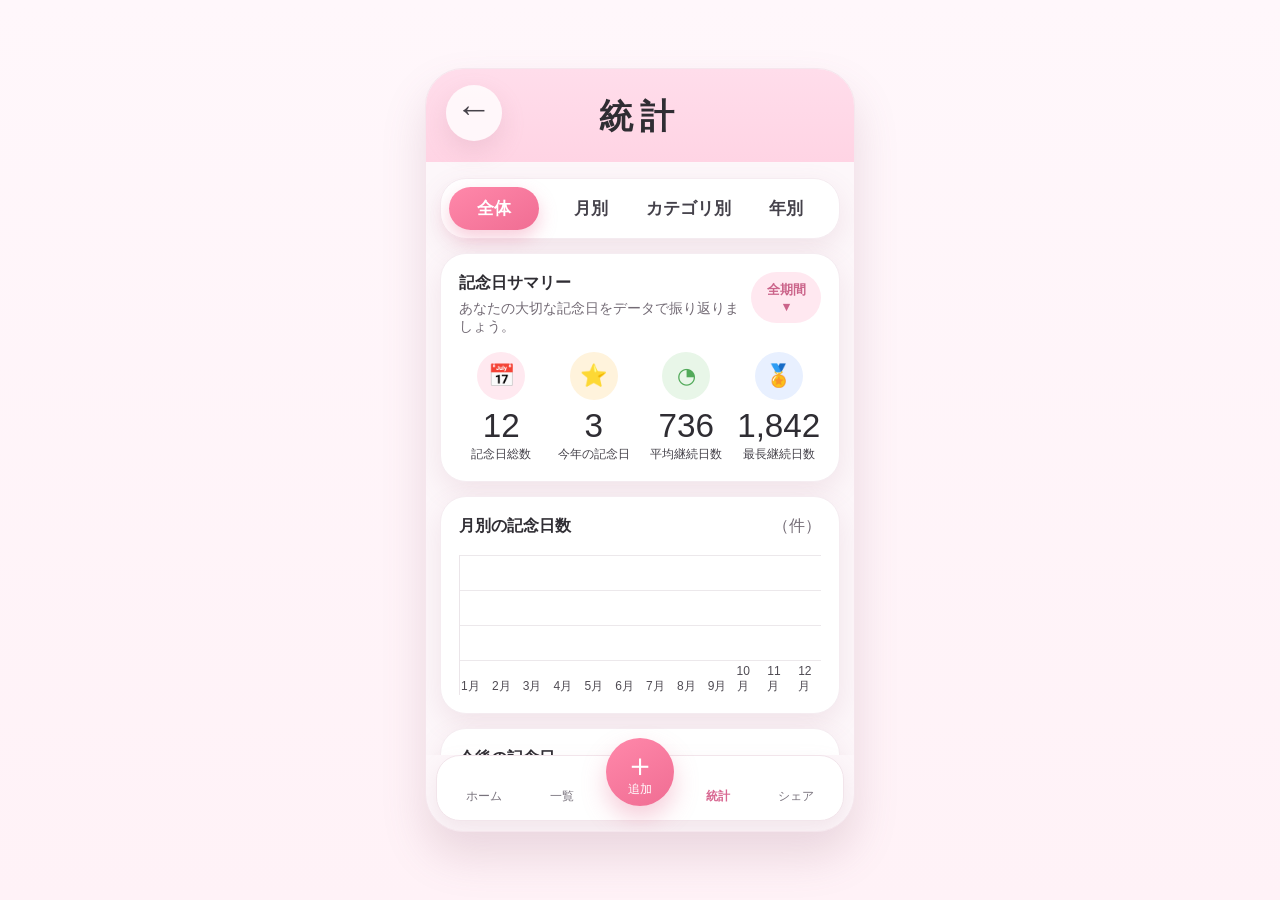
<file: index.html>
<!DOCTYPE html>
<html lang="ja">
  <head>
    <meta charset="UTF-8" />
    <meta name="viewport" content="width=device-width, initial-scale=1.0" />
    <title>記念日カウント | 統計</title>
    <link rel="stylesheet" href="style.css" />
  </head>
  <body>
    <div class="phone-frame">
      <header class="top-header">
        <button class="back-btn" aria-label="戻る">←</button>
        <h1>統計</h1>
      </header>

      <main class="content">
        <section class="tabs card-shell">
          <button class="tab active">全体</button>
          <button class="tab">月別</button>
          <button class="tab">カテゴリ別</button>
          <button class="tab">年別</button>
        </section>

        <section class="card summary-card">
          <div class="card-head-row">
            <div>
              <h2>記念日サマリー</h2>
              <p>あなたの大切な記念日をデータで振り返りましょう。</p>
            </div>
            <button class="filter-btn">全期間 ▾</button>
          </div>

          <div class="stats-grid">
            <article class="stat">
              <div class="stat-icon pink">📅</div>
              <strong>12</strong>
              <span>記念日総数</span>
            </article>
            <article class="stat">
              <div class="stat-icon gold">⭐</div>
              <strong>3</strong>
              <span>今年の記念日</span>
            </article>
            <article class="stat">
              <div class="stat-icon green">◔</div>
              <strong>736</strong>
              <span>平均継続日数</span>
            </article>
            <article class="stat">
              <div class="stat-icon blue">🏅</div>
              <strong>1,842</strong>
              <span>最長継続日数</span>
            </article>
          </div>
        </section>

        <section class="card graph-card">
          <div class="section-head">
            <h2>月別の記念日数</h2>
            <span>（件）</span>
          </div>
          <div class="bar-chart" aria-label="1月から12月の月別棒グラフ">
            <div class="grid-lines"></div>
            <div class="bars">
              <div class="bar" style="--h:34%"><span>1月</span></div>
              <div class="bar" style="--h:0%"><span>2月</span></div>
              <div class="bar" style="--h:66%"><span>3月</span></div>
              <div class="bar" style="--h:34%"><span>4月</span></div>
              <div class="bar" style="--h:0%"><span>5月</span></div>
              <div class="bar" style="--h:34%"><span>6月</span></div>
              <div class="bar" style="--h:0%"><span>7月</span></div>
              <div class="bar" style="--h:66%"><span>8月</span></div>
              <div class="bar" style="--h:34%"><span>9月</span></div>
              <div class="bar" style="--h:34%"><span>10月</span></div>
              <div class="bar" style="--h:66%"><span>11月</span></div>
              <div class="bar" style="--h:34%"><span>12月</span></div>
            </div>
          </div>
        </section>

        <section class="card upcoming-card">
          <h2>今後の記念日</h2>
          <div class="upcoming-list">
            <article class="upcoming-item">
              <div class="item-icon yellow">💍</div>
              <div class="item-body">
                <p class="date">2026.06.15（月）</p>
                <p class="title">プロポーズ記念日</p>
              </div>
              <p class="countdown orange">あと 46 日</p>
              <span class="chevron">›</span>
            </article>
            <article class="upcoming-item">
              <div class="item-icon purple">🧳</div>
              <div class="item-body">
                <p class="date">2026.07.20（月）</p>
                <p class="title">旅行の記念日</p>
              </div>
              <p class="countdown violet">あと 81 日</p>
              <span class="chevron">›</span>
            </article>
            <article class="upcoming-item">
              <div class="item-icon pink">💞</div>
              <div class="item-body">
                <p class="date">2026.09.02（水）</p>
                <p class="title">付き合って2年記念日</p>
              </div>
              <p class="countdown rose">あと 125 日</p>
              <span class="chevron">›</span>
            </article>
          </div>
          <a href="#" class="more-link">もっと見る</a>
        </section>
      </main>

      <nav class="bottom-nav">
        <button>ホーム</button>
        <button>一覧</button>
        <button class="center-add">＋<span>追加</span></button>
        <button class="active">統計</button>
        <button>シェア</button>
      </nav>
    </div>
  </body>
</html>
</file>
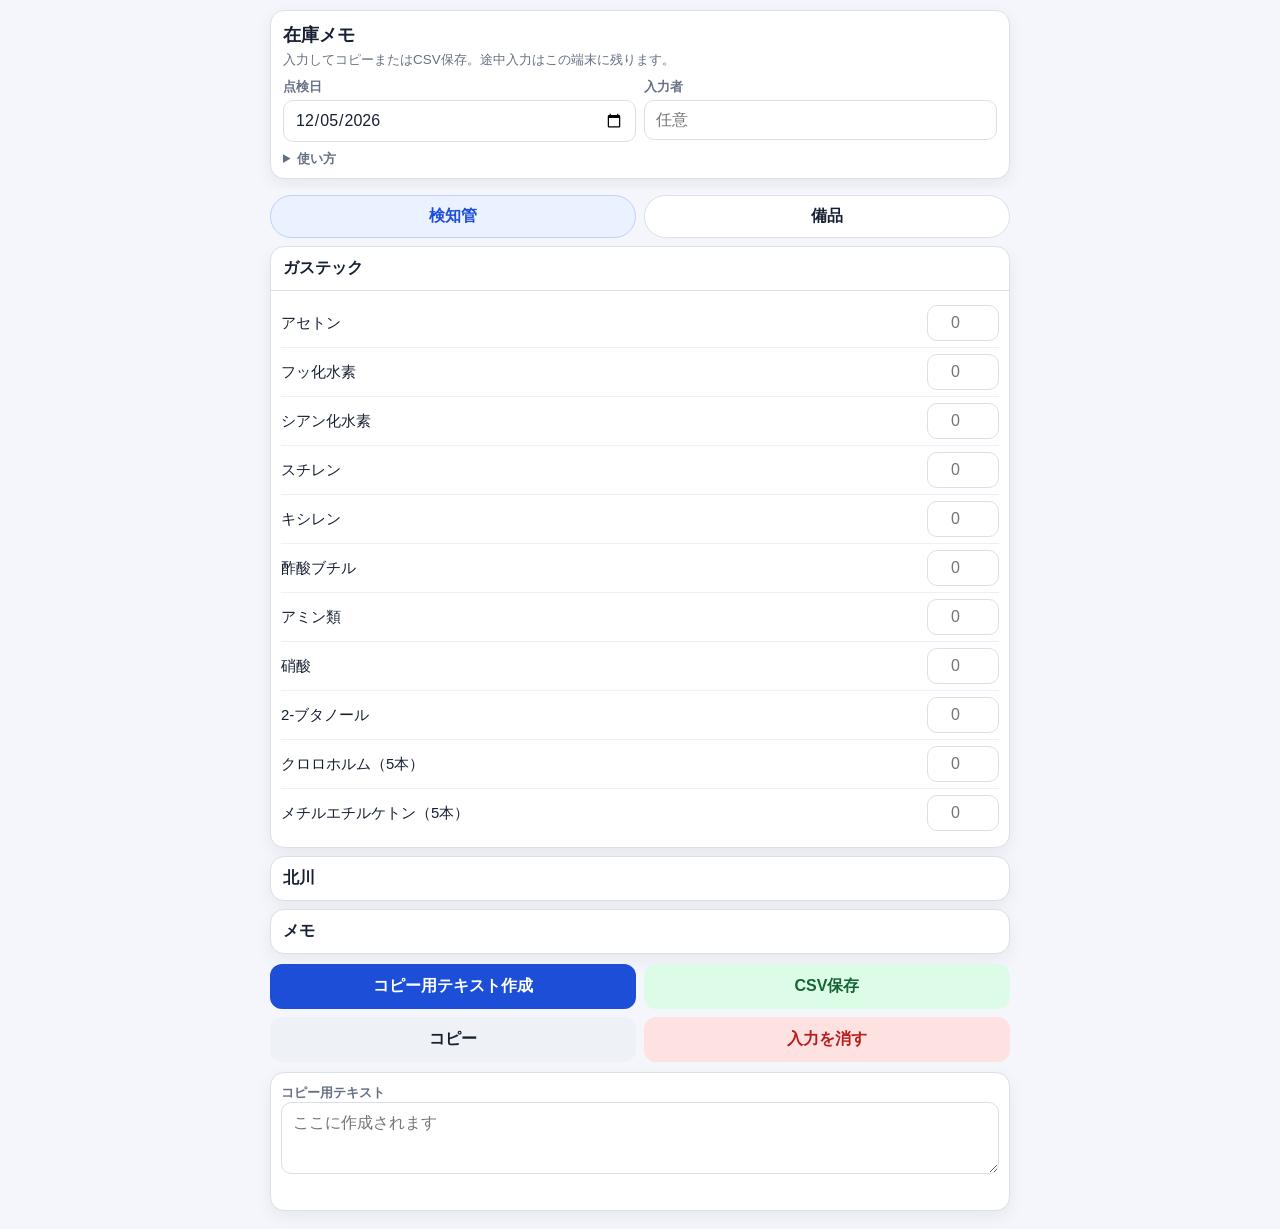
<file: inventory-memo-compact-v2.html>
<!doctype html>
<html lang="ja">
<head>
  <meta charset="utf-8">
  <meta name="viewport" content="width=device-width, initial-scale=1, viewport-fit=cover">
  <title>在庫メモ</title>
  <meta name="robots" content="noindex,nofollow">
  <style>
    :root {
      --bg:#f4f6fb; --card:#fff; --line:#d9e0ea; --text:#172033; --muted:#667085;
      --accent:#1d4ed8; --accent-soft:#eaf1ff; --ok:#166534; --danger:#b91c1c;
      --radius:14px; --shadow:0 6px 18px rgba(15,23,42,.06);
    }
    *{box-sizing:border-box}
    body{margin:0;background:var(--bg);color:var(--text);font-family:-apple-system,BlinkMacSystemFont,"Segoe UI",Roboto,"Hiragino Sans","Yu Gothic",sans-serif}
    .wrap{max-width:760px;margin:0 auto;padding:10px}
    .card{background:var(--card);border:1px solid var(--line);border-radius:var(--radius);box-shadow:var(--shadow)}
    .top{padding:12px 12px 10px;margin-bottom:10px}
    h1{margin:0 0 4px;font-size:1.12rem}
    .sub{font-size:.84rem;color:var(--muted);margin:0}
    .meta{display:grid;grid-template-columns:1fr 1fr;gap:8px;margin-top:10px}
    .field{display:flex;flex-direction:column;gap:4px}
    .field label,.result label{font-size:.8rem;font-weight:700;color:var(--muted)}
    input,textarea,button{font:inherit}
    input,textarea{width:100%;border:1px solid var(--line);border-radius:10px;padding:10px 11px;background:#fff;color:var(--text)}
    textarea{min-height:72px;resize:vertical}
    .tabs{display:flex;gap:8px;position:sticky;top:0;padding:6px 0 8px;background:linear-gradient(var(--bg),var(--bg));z-index:10}
    .tab{flex:1;border:1px solid var(--line);background:#fff;border-radius:999px;padding:10px 12px;font-weight:700;color:var(--text)}
    .tab.active{background:var(--accent-soft);border-color:#bdd0ff;color:var(--accent)}
    .section{display:none}
    .section.active{display:block}
    details.group{margin-bottom:8px}
    details.group summary{list-style:none;cursor:pointer;padding:11px 12px;font-weight:700;border-radius:12px}
    details.group[open] summary{border-bottom:1px solid var(--line);border-bottom-left-radius:0;border-bottom-right-radius:0}
    details.group summary::-webkit-details-marker{display:none}
    .rows{padding:8px 10px 10px}
    .row{display:grid;grid-template-columns:minmax(0,1fr) 72px;gap:8px;align-items:center;padding:6px 0;border-bottom:1px solid #edf1f6}
    .row:last-child{border-bottom:0}
    .name{font-size:.93rem;line-height:1.25}
    .qty{padding:8px 8px;text-align:center}
    .memo-wrap{padding:8px 10px 10px;display:grid;gap:8px}
    .actions{display:grid;grid-template-columns:1fr 1fr;gap:8px;margin:10px 0}
    button{border:0;border-radius:12px;padding:12px 10px;font-weight:700}
    .primary{background:var(--accent);color:#fff}
    .success{background:#dcfce7;color:var(--ok)}
    .plain{background:#eef2f7;color:var(--text)}
    .danger{background:#fee2e2;color:var(--danger)}
    .result{padding:10px;margin-bottom:8px}
    .status{font-size:.82rem;color:var(--muted);margin-top:6px;min-height:1.2em}
    .help{margin-top:8px}
    .help summary{font-size:.84rem;color:var(--muted);font-weight:700}
    @media (max-width:420px){
      .meta{grid-template-columns:1fr}
      .actions{grid-template-columns:1fr 1fr}
      .row{grid-template-columns:minmax(0,1fr) 68px}
      .wrap{padding:8px}
    }
  </style>
</head>
<body>
  <div class="wrap">
    <div class="card top">
      <h1>在庫メモ</h1>
      <p class="sub">入力してコピーまたはCSV保存。途中入力はこの端末に残ります。</p>
      <div class="meta">
        <div class="field">
          <label for="checkDate">点検日</label>
          <input id="checkDate" type="date">
        </div>
        <div class="field">
          <label for="inspector">入力者</label>
          <input id="inspector" type="text" placeholder="任意">
        </div>
      </div>
      <details class="help">
        <summary>使い方</summary>
        <div class="sub">数量入力 → コピー用テキスト作成 or CSV保存 → Excel入力</div>
      </details>
    </div>

    <div class="tabs">
      <button class="tab active" data-tab="tube" type="button">検知管</button>
      <button class="tab" data-tab="supplies" type="button">備品</button>
    </div>

    <section class="section active" id="tube"></section>
    <section class="section" id="supplies"></section>

    <div class="actions">
      <button type="button" class="primary" id="buildSummary">コピー用テキスト作成</button>
      <button type="button" class="success" id="downloadCsv">CSV保存</button>
      <button type="button" class="plain" id="copySummary">コピー</button>
      <button type="button" class="danger" id="resetForm">入力を消す</button>
    </div>

    <div class="card result">
      <label for="summary">コピー用テキスト</label>
      <textarea id="summary" placeholder="ここに作成されます"></textarea>
      <div class="status" id="status"></div>
    </div>
  </div>

  <script>
    const STORAGE_KEY = 'inventory-memo-compact-v2';
    const defs = {
      tube: [
        {title:'ガステック', open:true, items:['アセトン','フッ化水素','シアン化水素','スチレン','キシレン','酢酸ブチル','アミン類','硝酸','2-ブタノール','クロロホルム（5本）','メチルエチルケトン（5本）']},
        {title:'北川', items:['イソプロピルアルコール','エチレンオキシド（5本）','トルエン','酢酸エチル','硫化水素','N,N-ジメチルホルムアミド','ベンゼン（5本）','ホルマリン（20本）']},
        {title:'メモ', textareas:['補充が必要なもの','廃棄したもの','期限が近いもの・気づいたこと']}
      ],
      supplies: [
        {title:'準備室', open:true, items:['発煙管','カーボンビーズ（活性炭）','シリカゲルチューブ','アルカリ乾電池 単3','アルカリ乾電池 単1','ガラス繊維ろ紙 GA-55（金属 大）','ワットマン定量ろ紙 No.41 φ55（Be用）','ユニパック マークA（Be用）','捕集板用グリス','ヒドラジンカートリッジ','石綿用吸収缶']},
        {title:'検査室', items:['メンブランフィルター AAWP04700 φ25mm（Mn）','メンブランフィルター AAWP-02500 φ47mm（Co・Ni・Pb）','アドバンテック 定量ろ紙 No.6']},
        {title:'メモ', textareas:['準備室メモ','検査室メモ','事務所メモ','倉庫メモ','補充が必要なもの']}
      ]
    };
    const state = (()=>{try{return JSON.parse(localStorage.getItem(STORAGE_KEY)||'{}')}catch{return {}}})();
    const id = (t)=>t.replace(/[^\w\u3040-\u30ff\u3400-\u9fff]+/g,'_');
    const setStatus = (m)=>document.getElementById('status').textContent=m;
    const save=()=>{localStorage.setItem(STORAGE_KEY,JSON.stringify(state));setStatus('この端末に保存しました。');};

    function itemRow(section, group, name){
      const key=`${section}__${group}__${name}`;
      return `<div class="row"><div class="name">${name}</div><input class="qty" id="${id(key)}" type="number" min="0" step="1" inputmode="numeric" value="${state[key]??''}" placeholder="0"></div>`;
    }
    function memoField(section, group, name){
      const key=`${section}__${group}__${name}`;
      return `<div><label for="${id(key)}" class="sub">${name}</label><textarea id="${id(key)}">${state[key]??''}</textarea></div>`;
    }
    function render(section){
      document.getElementById(section).innerHTML = defs[section].map(group=>{
        const body = group.items
          ? `<div class="rows">${group.items.map(x=>itemRow(section,group.title,x)).join('')}</div>`
          : `<div class="memo-wrap">${group.textareas.map(x=>memoField(section,group.title,x)).join('')}</div>`;
        return `<details class="card group" ${group.open?'open':''}><summary>${group.title}</summary>${body}</details>`;
      }).join('');
    }
    function bind(){
      Object.keys(defs).forEach(section=>defs[section].forEach(group=>{
        (group.items||[]).forEach(name=>{
          const key=`${section}__${group.title}__${name}`;
          document.getElementById(id(key)).addEventListener('input',e=>{state[key]=e.target.value;save();});
        });
        (group.textareas||[]).forEach(name=>{
          const key=`${section}__${group.title}__${name}`;
          document.getElementById(id(key)).addEventListener('input',e=>{state[key]=e.target.value;save();});
        });
      }));
      document.getElementById('checkDate').addEventListener('input',e=>{state.checkDate=e.target.value;save();});
      document.getElementById('inspector').addEventListener('input',e=>{state.inspector=e.target.value;save();});
      document.querySelectorAll('.tab').forEach(btn=>btn.addEventListener('click',()=>{
        document.querySelectorAll('.tab').forEach(x=>x.classList.remove('active'));
        document.querySelectorAll('.section').forEach(x=>x.classList.remove('active'));
        btn.classList.add('active');
        document.getElementById(btn.dataset.tab).classList.add('active');
        window.scrollTo({top:0,behavior:'smooth'});
      }));
    }
    function initMeta(){
      const d=new Date();
      const today=`${d.getFullYear()}-${String(d.getMonth()+1).padStart(2,'0')}-${String(d.getDate()).padStart(2,'0')}`;
      document.getElementById('checkDate').value=state.checkDate||today;
      document.getElementById('inspector').value=state.inspector||'';
      if(!state.checkDate) state.checkDate=today;
    }
    function summaryText(){
      const lines=[`点検日: ${state.checkDate||''}`,`入力者: ${state.inspector||''}`,''];
      const labels={tube:'【検知管】',supplies:'【備品】'};
      Object.keys(defs).forEach(section=>{
        lines.push(labels[section]);
        defs[section].forEach(group=>{
          let added=false;
          (group.items||[]).forEach(name=>{
            const key=`${section}__${group.title}__${name}`; const val=state[key];
            if(val!==undefined&&val!==''){ if(!added){lines.push(`■ ${group.title}`); added=true;} lines.push(`${name}: ${val}`); }
          });
          (group.textareas||[]).forEach(name=>{
            const key=`${section}__${group.title}__${name}`; const val=(state[key]||'').trim();
            if(val){ if(!added){lines.push(`■ ${group.title}`); added=true;} lines.push(`${name}: ${val}`); }
          });
          if(added) lines.push('');
        });
      });
      return lines.join('\n').replace(/\n{3,}/g,'\n\n').trim();
    }
    function csvText(){
      const rows=[['点検日','入力者','区分','分類','品目','数量または内容']];
      const q=(v)=>'"'+String(v??'').replaceAll('"','""')+'"';
      Object.keys(defs).forEach(section=>{
        const sectionLabel=section==='tube'?'検知管':'備品';
        defs[section].forEach(group=>{
          (group.items||[]).forEach(name=>{
            const key=`${section}__${group.title}__${name}`; const val=state[key];
            if(val!==undefined&&val!=='') rows.push([state.checkDate||'',state.inspector||'',sectionLabel,group.title,name,val]);
          });
          (group.textareas||[]).forEach(name=>{
            const key=`${section}__${group.title}__${name}`; const val=(state[key]||'').trim();
            if(val) rows.push([state.checkDate||'',state.inspector||'',sectionLabel,group.title,name,val]);
          });
        });
      });
      return rows.map(r=>r.map(q).join(',')).join('\r\n');
    }
    function downloadCsv(){
      const blob=new Blob([csvText()],{type:'text/csv;charset=utf-8;'});
      const url=URL.createObjectURL(blob); const a=document.createElement('a');
      a.href=url; a.download=`inventory-memo-${state.checkDate||'data'}.csv`; a.click(); URL.revokeObjectURL(url); setStatus('CSVを保存しました。');
    }
    function copySummary(){
      const area=document.getElementById('summary');
      if(!area.value.trim()){setStatus('先にコピー用テキスト作成を押してください。'); return;}
      area.select(); area.setSelectionRange(0,99999);
      navigator.clipboard.writeText(area.value).then(()=>setStatus('コピーしました。')).catch(()=>setStatus('手動でコピーしてください。'));
    }
    function resetForm(){ if(confirm('この端末の入力を消します。よろしいですか。')){ localStorage.removeItem(STORAGE_KEY); location.reload(); } }

    render('tube'); render('supplies'); initMeta(); bind();
    document.getElementById('buildSummary').addEventListener('click',()=>{document.getElementById('summary').value=summaryText(); setStatus('コピー用テキストを作成しました。');});
    document.getElementById('downloadCsv').addEventListener('click',downloadCsv);
    document.getElementById('copySummary').addEventListener('click',copySummary);
    document.getElementById('resetForm').addEventListener('click',resetForm);
  </script>
</body>
</html>
</file>
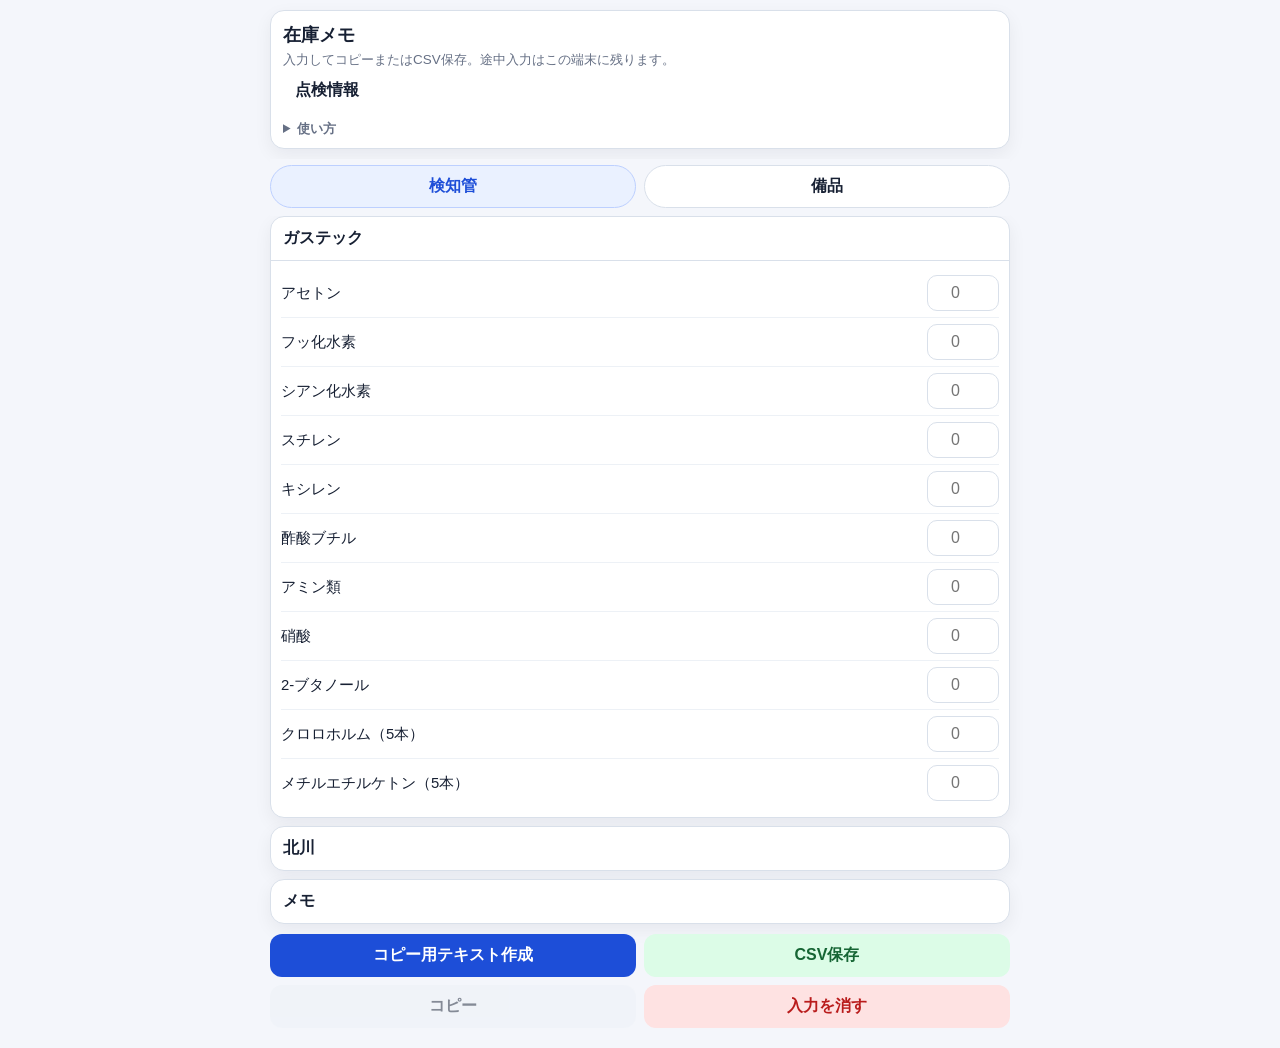
<file: inventory-memo-compact-v3.html>
<!doctype html>
<html lang="ja">
<head>
  <meta charset="utf-8">
  <meta name="viewport" content="width=device-width, initial-scale=1, viewport-fit=cover">
  <title>在庫メモ</title>
  <meta name="robots" content="noindex,nofollow">
  <style>
    :root {
      --bg:#f4f6fb; --card:#fff; --line:#d9e0ea; --text:#172033; --muted:#667085;
      --accent:#1d4ed8; --accent-soft:#eaf1ff; --ok:#166534; --danger:#b91c1c;
      --radius:14px; --shadow:0 6px 18px rgba(15,23,42,.06);
    }
    *{box-sizing:border-box}
    body{margin:0;background:var(--bg);color:var(--text);font-family:-apple-system,BlinkMacSystemFont,"Segoe UI",Roboto,"Hiragino Sans","Yu Gothic",sans-serif}
    .wrap{max-width:760px;margin:0 auto;padding:10px}
    .card{background:var(--card);border:1px solid var(--line);border-radius:var(--radius);box-shadow:var(--shadow)}
    .top{padding:12px 12px 10px;margin-bottom:10px}
    h1{margin:0 0 4px;font-size:1.12rem}
    .sub{font-size:.84rem;color:var(--muted);margin:0}
    .meta{display:grid;grid-template-columns:1fr 1fr;gap:8px;margin-top:8px}
    .field{display:flex;flex-direction:column;gap:4px}
    .field label,.result label{font-size:.8rem;font-weight:700;color:var(--muted)}
    input,textarea,button{font:inherit}
    input,textarea{width:100%;border:1px solid var(--line);border-radius:10px;padding:10px 11px;background:#fff;color:var(--text)}
    textarea{min-height:72px;resize:vertical}
    .tabs{display:flex;gap:8px;position:sticky;top:0;padding:6px 0 8px;background:linear-gradient(var(--bg),var(--bg));z-index:10}
    .tab{flex:1;border:1px solid var(--line);background:#fff;border-radius:999px;padding:10px 12px;font-weight:700;color:var(--text)}
    .tab.active{background:var(--accent-soft);border-color:#bdd0ff;color:var(--accent)}
    .section{display:none}
    .section.active{display:block}
    details.group, details.top-panel{margin-bottom:8px}
    details.group summary, details.top-panel summary{list-style:none;cursor:pointer;padding:11px 12px;font-weight:700;border-radius:12px}
    details.group[open] summary, details.top-panel[open] summary{border-bottom:1px solid var(--line);border-bottom-left-radius:0;border-bottom-right-radius:0}
    details.group summary::-webkit-details-marker, details.top-panel summary::-webkit-details-marker{display:none}
    .rows{padding:8px 10px 10px}
    .row{display:grid;grid-template-columns:minmax(0,1fr) 72px;gap:8px;align-items:center;padding:6px 0;border-bottom:1px solid #edf1f6}
    .row:last-child{border-bottom:0}
    .name{font-size:.93rem;line-height:1.25}
    .qty{padding:8px 8px;text-align:center}
    .memo-wrap{padding:8px 10px 10px;display:grid;gap:8px}
    .actions{display:grid;grid-template-columns:1fr 1fr;gap:8px;margin:10px 0}
    button{border:0;border-radius:12px;padding:11px 10px;font-weight:700}
    .primary{background:var(--accent);color:#fff}
    .success{background:#dcfce7;color:var(--ok)}
    .plain{background:#eef2f7;color:var(--text)}
    .danger{background:#fee2e2;color:var(--danger)}
    button:disabled{opacity:.5}
    .result{padding:10px;margin-bottom:8px}
    .result.hidden{display:none}
    .status{font-size:.82rem;color:var(--muted);margin-top:6px;min-height:1.2em}
    .help{margin-top:8px}
    .help summary{font-size:.84rem;color:var(--muted);font-weight:700}
    .panel-body{padding:8px 12px 12px}
    @media (max-width:420px){
      .meta{grid-template-columns:1fr}
      .actions{grid-template-columns:1fr 1fr}
      .row{grid-template-columns:minmax(0,1fr) 68px}
      .wrap{padding:8px}
    }
  </style>
</head>
<body>
  <div class="wrap">
    <div class="card top">
      <h1>在庫メモ</h1>
      <p class="sub">入力してコピーまたはCSV保存。途中入力はこの端末に残ります。</p>

      <details class="top-panel" id="metaPanel">
        <summary>点検情報</summary>
        <div class="panel-body">
          <div class="meta">
            <div class="field">
              <label for="checkDate">点検日</label>
              <input id="checkDate" type="date">
            </div>
            <div class="field">
              <label for="inspector">入力者</label>
              <input id="inspector" type="text" placeholder="任意">
            </div>
          </div>
        </div>
      </details>

      <details class="help">
        <summary>使い方</summary>
        <div class="sub">数量入力 → コピー用テキスト作成 or CSV保存 → Excel入力</div>
      </details>
    </div>

    <div class="tabs">
      <button class="tab active" data-tab="tube" type="button">検知管</button>
      <button class="tab" data-tab="supplies" type="button">備品</button>
    </div>

    <section class="section active" id="tube"></section>
    <section class="section" id="supplies"></section>

    <div class="actions">
      <button type="button" class="primary" id="buildSummary">コピー用テキスト作成</button>
      <button type="button" class="success" id="downloadCsv">CSV保存</button>
      <button type="button" class="plain" id="copySummary" disabled>コピー</button>
      <button type="button" class="danger" id="resetForm">入力を消す</button>
    </div>

    <div class="card result hidden" id="resultCard">
      <label for="summary">コピー用テキスト</label>
      <textarea id="summary" placeholder="ここに作成されます"></textarea>
      <div class="status" id="status"></div>
    </div>
  </div>

  <script>
    const STORAGE_KEY = 'inventory-memo-compact-v3';
    const defs = {
      tube: [
        {title:'ガステック', open:true, items:['アセトン','フッ化水素','シアン化水素','スチレン','キシレン','酢酸ブチル','アミン類','硝酸','2-ブタノール','クロロホルム（5本）','メチルエチルケトン（5本）']},
        {title:'北川', items:['イソプロピルアルコール','エチレンオキシド（5本）','トルエン','酢酸エチル','硫化水素','N,N-ジメチルホルムアミド','ベンゼン（5本）','ホルマリン（20本）']},
        {title:'メモ', textareas:['補充が必要なもの','廃棄したもの','期限が近いもの・気づいたこと']}
      ],
      supplies: [
        {title:'準備室', open:true, items:['発煙管','カーボンビーズ（活性炭）','シリカゲルチューブ','アルカリ乾電池 単3','アルカリ乾電池 単1','ガラス繊維ろ紙 GA-55（金属 大）','ワットマン定量ろ紙 No.41 φ55（Be用）','ユニパック マークA（Be用）','捕集板用グリス','ヒドラジンカートリッジ','石綿用吸収缶']},
        {title:'検査室', items:['メンブランフィルター AAWP04700 φ25mm（Mn）','メンブランフィルター AAWP-02500 φ47mm（Co・Ni・Pb）','アドバンテック 定量ろ紙 No.6']},
        {title:'メモ', textareas:['準備室メモ','検査室メモ','事務所メモ','倉庫メモ','補充が必要なもの']}
      ]
    };
    const state = (()=>{try{return JSON.parse(localStorage.getItem(STORAGE_KEY)||'{}')}catch{return {}}})();
    const id = (t)=>t.replace(/[^\w\u3040-\u30ff\u3400-\u9fff]+/g,'_');
    const setStatus = (m)=>document.getElementById('status').textContent=m;
    const save=()=>{localStorage.setItem(STORAGE_KEY,JSON.stringify(state));setStatus('この端末に保存しました。');};

    function itemRow(section, group, name){
      const key=`${section}__${group}__${name}`;
      return `<div class="row"><div class="name">${name}</div><input class="qty" id="${id(key)}" type="number" min="0" step="1" inputmode="numeric" value="${state[key]??''}" placeholder="0"></div>`;
    }
    function memoField(section, group, name){
      const key=`${section}__${group}__${name}`;
      return `<div><label for="${id(key)}" class="sub">${name}</label><textarea id="${id(key)}">${state[key]??''}</textarea></div>`;
    }
    function render(section){
      document.getElementById(section).innerHTML = defs[section].map(group=>{
        const body = group.items
          ? `<div class="rows">${group.items.map(x=>itemRow(section,group.title,x)).join('')}</div>`
          : `<div class="memo-wrap">${group.textareas.map(x=>memoField(section,group.title,x)).join('')}</div>`;
        return `<details class="card group" data-section="${section}" ${group.open?'open':''}><summary>${group.title}</summary>${body}</details>`;
      }).join('');
    }
    function bindAccordions(){
      document.querySelectorAll('details.group').forEach(detail=>{
        detail.addEventListener('toggle',()=>{
          if(!detail.open) return;
          const section=detail.dataset.section;
          document.querySelectorAll(`details.group[data-section="${section}"]`).forEach(other=>{
            if(other!==detail) other.open=false;
          });
        });
      });
    }
    function bind(){
      Object.keys(defs).forEach(section=>defs[section].forEach(group=>{
        (group.items||[]).forEach(name=>{
          const key=`${section}__${group.title}__${name}`;
          document.getElementById(id(key)).addEventListener('input',e=>{state[key]=e.target.value;save();});
        });
        (group.textareas||[]).forEach(name=>{
          const key=`${section}__${group.title}__${name}`;
          document.getElementById(id(key)).addEventListener('input',e=>{state[key]=e.target.value;save();});
        });
      }));
      document.getElementById('checkDate').addEventListener('input',e=>{state.checkDate=e.target.value;save();});
      document.getElementById('inspector').addEventListener('input',e=>{state.inspector=e.target.value;save();});
      document.querySelectorAll('.tab').forEach(btn=>btn.addEventListener('click',()=>{
        document.querySelectorAll('.tab').forEach(x=>x.classList.remove('active'));
        document.querySelectorAll('.section').forEach(x=>x.classList.remove('active'));
        btn.classList.add('active');
        document.getElementById(btn.dataset.tab).classList.add('active');
        window.scrollTo({top:0,behavior:'smooth'});
      }));
    }
    function initMeta(){
      const d=new Date();
      const today=`${d.getFullYear()}-${String(d.getMonth()+1).padStart(2,'0')}-${String(d.getDate()).padStart(2,'0')}`;
      document.getElementById('checkDate').value=state.checkDate||today;
      document.getElementById('inspector').value=state.inspector||'';
      if(!state.checkDate) state.checkDate=today;
    }
    function summaryText(){
      const lines=[`点検日: ${state.checkDate||''}`,`入力者: ${state.inspector||''}`,''];
      const labels={tube:'【検知管】',supplies:'【備品】'};
      Object.keys(defs).forEach(section=>{
        lines.push(labels[section]);
        defs[section].forEach(group=>{
          let added=false;
          (group.items||[]).forEach(name=>{
            const key=`${section}__${group.title}__${name}`; const val=state[key];
            if(val!==undefined&&val!==''){ if(!added){lines.push(`■ ${group.title}`); added=true;} lines.push(`${name}: ${val}`); }
          });
          (group.textareas||[]).forEach(name=>{
            const key=`${section}__${group.title}__${name}`; const val=(state[key]||'').trim();
            if(val){ if(!added){lines.push(`■ ${group.title}`); added=true;} lines.push(`${name}: ${val}`); }
          });
          if(added) lines.push('');
        });
      });
      return lines.join('\n').replace(/\n{3,}/g,'\n\n').trim();
    }
    function csvText(){
      const rows=[['点検日','入力者','区分','分類','品目','数量または内容']];
      const q=(v)=>'"'+String(v??'').replaceAll('"','""')+'"';
      Object.keys(defs).forEach(section=>{
        const sectionLabel=section==='tube'?'検知管':'備品';
        defs[section].forEach(group=>{
          (group.items||[]).forEach(name=>{
            const key=`${section}__${group.title}__${name}`; const val=state[key];
            if(val!==undefined&&val!=='') rows.push([state.checkDate||'',state.inspector||'',sectionLabel,group.title,name,val]);
          });
          (group.textareas||[]).forEach(name=>{
            const key=`${section}__${group.title}__${name}`; const val=(state[key]||'').trim();
            if(val) rows.push([state.checkDate||'',state.inspector||'',sectionLabel,group.title,name,val]);
          });
        });
      });
      return rows.map(r=>r.map(q).join(',')).join('\r\n');
    }
    function downloadCsv(){
      const blob=new Blob([csvText()],{type:'text/csv;charset=utf-8;'});
      const url=URL.createObjectURL(blob); const a=document.createElement('a');
      a.href=url; a.download=`inventory-memo-${state.checkDate||'data'}.csv`; a.click(); URL.revokeObjectURL(url); setStatus('CSVを保存しました。');
    }
    function copySummary(){
      const area=document.getElementById('summary');
      if(!area.value.trim()){setStatus('先にコピー用テキスト作成を押してください。'); return;}
      area.select(); area.setSelectionRange(0,99999);
      navigator.clipboard.writeText(area.value).then(()=>setStatus('コピーしました。')).catch(()=>setStatus('手動でコピーしてください。'));
    }
    function resetForm(){ if(confirm('この端末の入力を消します。よろしいですか。')){ localStorage.removeItem(STORAGE_KEY); location.reload(); } }

    render('tube'); render('supplies'); initMeta(); bind(); bindAccordions();
    document.getElementById('buildSummary').addEventListener('click',()=>{
      document.getElementById('summary').value=summaryText();
      document.getElementById('resultCard').classList.remove('hidden');
      document.getElementById('copySummary').disabled=false;
      setStatus('コピー用テキストを作成しました。');
      document.getElementById('resultCard').scrollIntoView({behavior:'smooth',block:'nearest'});
    });
    document.getElementById('downloadCsv').addEventListener('click',downloadCsv);
    document.getElementById('copySummary').addEventListener('click',copySummary);
    document.getElementById('resetForm').addEventListener('click',resetForm);
  </script>
</body>
</html>
</file>
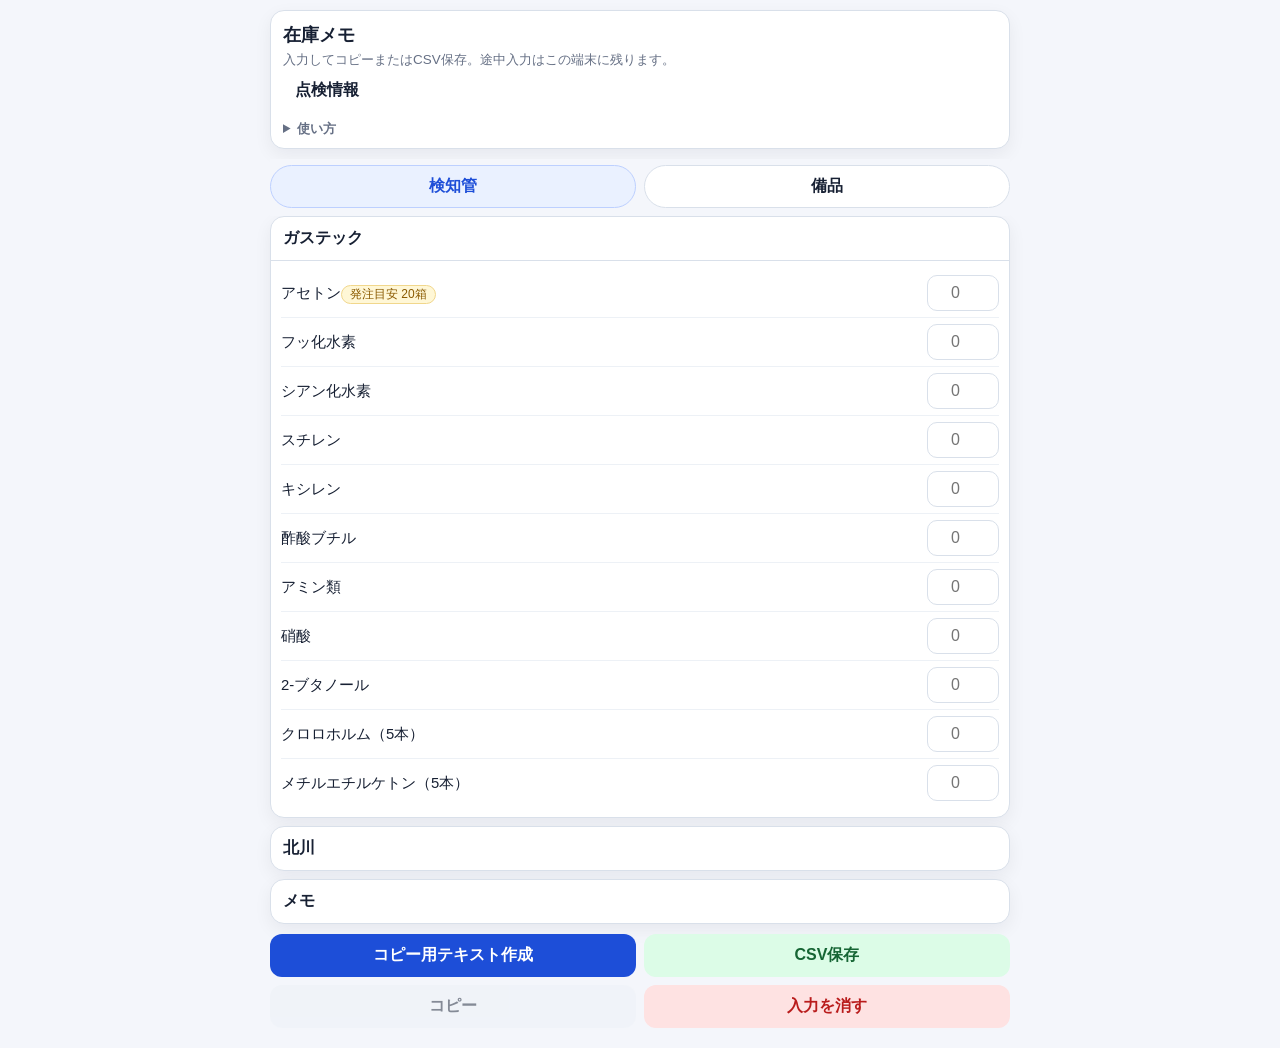
<file: inventory-memo-compact-v4.html>
<!doctype html>
<html lang="ja">
<head>
  <meta charset="utf-8">
  <meta name="viewport" content="width=device-width, initial-scale=1, viewport-fit=cover">
  <title>在庫メモ</title>
  <meta name="robots" content="noindex,nofollow">
  <style>
    :root {
      --bg:#f4f6fb; --card:#fff; --line:#d9e0ea; --text:#172033; --muted:#667085;
      --accent:#1d4ed8; --accent-soft:#eaf1ff; --ok:#166534; --danger:#b91c1c;
      --radius:14px; --shadow:0 6px 18px rgba(15,23,42,.06);
    }
    *{box-sizing:border-box}
    body{margin:0;background:var(--bg);color:var(--text);font-family:-apple-system,BlinkMacSystemFont,"Segoe UI",Roboto,"Hiragino Sans","Yu Gothic",sans-serif}
    .wrap{max-width:760px;margin:0 auto;padding:10px}
    .card{background:var(--card);border:1px solid var(--line);border-radius:var(--radius);box-shadow:var(--shadow)}
    .top{padding:12px 12px 10px;margin-bottom:10px}
    h1{margin:0 0 4px;font-size:1.12rem}
    .sub{font-size:.84rem;color:var(--muted);margin:0}
    .meta{display:grid;grid-template-columns:1fr 1fr;gap:8px;margin-top:8px}
    .field{display:flex;flex-direction:column;gap:4px}
    .field label,.result label{font-size:.8rem;font-weight:700;color:var(--muted)}
    input,textarea,button{font:inherit}
    input,textarea{width:100%;border:1px solid var(--line);border-radius:10px;padding:10px 11px;background:#fff;color:var(--text)}
    textarea{min-height:72px;resize:vertical}
    .tabs{display:flex;gap:8px;position:sticky;top:0;padding:6px 0 8px;background:linear-gradient(var(--bg),var(--bg));z-index:10}
    .tab{flex:1;border:1px solid var(--line);background:#fff;border-radius:999px;padding:10px 12px;font-weight:700;color:var(--text)}
    .tab.active{background:var(--accent-soft);border-color:#bdd0ff;color:var(--accent)}
    .section{display:none}
    .section.active{display:block}
    details.group, details.top-panel{margin-bottom:8px}
    details.group summary, details.top-panel summary{list-style:none;cursor:pointer;padding:11px 12px;font-weight:700;border-radius:12px}
    details.group[open] summary, details.top-panel[open] summary{border-bottom:1px solid var(--line);border-bottom-left-radius:0;border-bottom-right-radius:0}
    details.group summary::-webkit-details-marker, details.top-panel summary::-webkit-details-marker{display:none}
    .rows{padding:8px 10px 10px}
    .row{display:grid;grid-template-columns:minmax(0,1fr) 72px;gap:8px;align-items:center;padding:6px 0;border-bottom:1px solid #edf1f6}
    .row:last-child{border-bottom:0}
    .name{font-size:.93rem;line-height:1.25}
    .hint{display:inline-block;margin-top:3px;font-size:.75rem;color:#8a5a00;background:#fff7d6;border:1px solid #f1d78c;border-radius:999px;padding:1px 8px}
    .qty{padding:8px 8px;text-align:center}
    .memo-wrap{padding:8px 10px 10px;display:grid;gap:8px}
    .actions{display:grid;grid-template-columns:1fr 1fr;gap:8px;margin:10px 0}
    button{border:0;border-radius:12px;padding:11px 10px;font-weight:700}
    .primary{background:var(--accent);color:#fff}
    .success{background:#dcfce7;color:var(--ok)}
    .plain{background:#eef2f7;color:var(--text)}
    .danger{background:#fee2e2;color:var(--danger)}
    button:disabled{opacity:.5}
    .result{padding:10px;margin-bottom:8px}
    .result.hidden{display:none}
    .status{font-size:.82rem;color:var(--muted);margin-top:6px;min-height:1.2em}
    .help{margin-top:8px}
    .help summary{font-size:.84rem;color:var(--muted);font-weight:700}
    .panel-body{padding:8px 12px 12px}
    @media (max-width:420px){
      .meta{grid-template-columns:1fr}
      .actions{grid-template-columns:1fr 1fr}
      .row{grid-template-columns:minmax(0,1fr) 68px}
      .wrap{padding:8px}
    }
  </style>
</head>
<body>
  <div class="wrap">
    <div class="card top">
      <h1>在庫メモ</h1>
      <p class="sub">入力してコピーまたはCSV保存。途中入力はこの端末に残ります。</p>

      <details class="top-panel" id="metaPanel">
        <summary>点検情報</summary>
        <div class="panel-body">
          <div class="meta">
            <div class="field">
              <label for="checkDate">点検日</label>
              <input id="checkDate" type="date">
            </div>
            <div class="field">
              <label for="inspector">入力者</label>
              <input id="inspector" type="text" placeholder="任意">
            </div>
          </div>
        </div>
      </details>

      <details class="help">
        <summary>使い方</summary>
        <div class="sub">数量入力 → コピー用テキスト作成 or CSV保存 → Excel入力</div>
      </details>
    </div>

    <div class="tabs">
      <button class="tab active" data-tab="tube" type="button">検知管</button>
      <button class="tab" data-tab="supplies" type="button">備品</button>
    </div>

    <section class="section active" id="tube"></section>
    <section class="section" id="supplies"></section>

    <div class="actions">
      <button type="button" class="primary" id="buildSummary">コピー用テキスト作成</button>
      <button type="button" class="success" id="downloadCsv">CSV保存</button>
      <button type="button" class="plain" id="copySummary" disabled>コピー</button>
      <button type="button" class="danger" id="resetForm">入力を消す</button>
    </div>

    <div class="card result hidden" id="resultCard">
      <label for="summary">コピー用テキスト</label>
      <textarea id="summary" placeholder="ここに作成されます"></textarea>
      <div class="status" id="status"></div>
    </div>
  </div>

  <script>
    const STORAGE_KEY = 'inventory-memo-compact-v4';
    const reorderPoints = {
      'アセトン': '発注目安 20箱',
      'イソプロピルアルコール': '発注目安 20箱',
      'エチレンオキシド（5本）': '発注目安 10箱'
    };
    const defs = {
      tube: [
        {title:'ガステック', open:true, items:['アセトン','フッ化水素','シアン化水素','スチレン','キシレン','酢酸ブチル','アミン類','硝酸','2-ブタノール','クロロホルム（5本）','メチルエチルケトン（5本）']},
        {title:'北川', items:['イソプロピルアルコール','エチレンオキシド（5本）','トルエン','酢酸エチル','硫化水素','N,N-ジメチルホルムアミド','ベンゼン（5本）','ホルマリン（20本）']},
        {title:'メモ', textareas:['補充が必要なもの','廃棄したもの','期限が近いもの・気づいたこと']}
      ],
      supplies: [
        {title:'準備室', open:true, items:['発煙管','カーボンビーズ（活性炭）','シリカゲルチューブ','アルカリ乾電池 単3','アルカリ乾電池 単1','ガラス繊維ろ紙 GA-55（金属 大）','ワットマン定量ろ紙 No.41 φ55（Be用）','ユニパック マークA（Be用）','捕集板用グリス','ヒドラジンカートリッジ','石綿用吸収缶']},
        {title:'検査室', items:['メンブランフィルター AAWP04700 φ25mm（Mn）','メンブランフィルター AAWP-02500 φ47mm（Co・Ni・Pb）','アドバンテック 定量ろ紙 No.6']},
        {title:'メモ', textareas:['準備室メモ','検査室メモ','事務所メモ','倉庫メモ','補充が必要なもの']}
      ]
    };
    const state = (()=>{try{return JSON.parse(localStorage.getItem(STORAGE_KEY)||'{}')}catch{return {}}})();
    const id = (t)=>t.replace(/[^\w\u3040-\u30ff\u3400-\u9fff]+/g,'_');
    const setStatus = (m)=>document.getElementById('status').textContent=m;
    const save=()=>{localStorage.setItem(STORAGE_KEY,JSON.stringify(state));setStatus('この端末に保存しました。');};

    function itemRow(section, group, name){
      const key=`${section}__${group}__${name}`;
      const hint = reorderPoints[name] ? `<div class="hint">${reorderPoints[name]}</div>` : '';
      return `<div class="row"><div class="name">${name}${hint}</div><input class="qty" id="${id(key)}" type="number" min="0" step="1" inputmode="numeric" value="${state[key]??''}" placeholder="0"></div>`;
    }
    function memoField(section, group, name){
      const key=`${section}__${group}__${name}`;
      return `<div><label for="${id(key)}" class="sub">${name}</label><textarea id="${id(key)}">${state[key]??''}</textarea></div>`;
    }
    function render(section){
      document.getElementById(section).innerHTML = defs[section].map(group=>{
        const body = group.items
          ? `<div class="rows">${group.items.map(x=>itemRow(section,group.title,x)).join('')}</div>`
          : `<div class="memo-wrap">${group.textareas.map(x=>memoField(section,group.title,x)).join('')}</div>`;
        return `<details class="card group" data-section="${section}" ${group.open?'open':''}><summary>${group.title}</summary>${body}</details>`;
      }).join('');
    }
    function bindAccordions(){
      document.querySelectorAll('details.group').forEach(detail=>{
        detail.addEventListener('toggle',()=>{
          if(!detail.open) return;
          const section=detail.dataset.section;
          document.querySelectorAll(`details.group[data-section="${section}"]`).forEach(other=>{
            if(other!==detail) other.open=false;
          });
        });
      });
    }
    function bind(){
      Object.keys(defs).forEach(section=>defs[section].forEach(group=>{
        (group.items||[]).forEach(name=>{
          const key=`${section}__${group.title}__${name}`;
          document.getElementById(id(key)).addEventListener('input',e=>{state[key]=e.target.value;save();});
        });
        (group.textareas||[]).forEach(name=>{
          const key=`${section}__${group.title}__${name}`;
          document.getElementById(id(key)).addEventListener('input',e=>{state[key]=e.target.value;save();});
        });
      }));
      document.getElementById('checkDate').addEventListener('input',e=>{state.checkDate=e.target.value;save();});
      document.getElementById('inspector').addEventListener('input',e=>{state.inspector=e.target.value;save();});
      document.querySelectorAll('.tab').forEach(btn=>btn.addEventListener('click',()=>{
        document.querySelectorAll('.tab').forEach(x=>x.classList.remove('active'));
        document.querySelectorAll('.section').forEach(x=>x.classList.remove('active'));
        btn.classList.add('active');
        document.getElementById(btn.dataset.tab).classList.add('active');
        window.scrollTo({top:0,behavior:'smooth'});
      }));
    }
    function initMeta(){
      const d=new Date();
      const today=`${d.getFullYear()}-${String(d.getMonth()+1).padStart(2,'0')}-${String(d.getDate()).padStart(2,'0')}`;
      document.getElementById('checkDate').value=state.checkDate||today;
      document.getElementById('inspector').value=state.inspector||'';
      if(!state.checkDate) state.checkDate=today;
    }
    function summaryText(){
      const lines=[`点検日: ${state.checkDate||''}`,`入力者: ${state.inspector||''}`,''];
      const labels={tube:'【検知管】',supplies:'【備品】'};
      Object.keys(defs).forEach(section=>{
        lines.push(labels[section]);
        defs[section].forEach(group=>{
          let added=false;
          (group.items||[]).forEach(name=>{
            const key=`${section}__${group.title}__${name}`; const val=state[key];
            if(val!==undefined&&val!==''){ if(!added){lines.push(`■ ${group.title}`); added=true;} lines.push(`${name}: ${val}`); }
          });
          (group.textareas||[]).forEach(name=>{
            const key=`${section}__${group.title}__${name}`; const val=(state[key]||'').trim();
            if(val){ if(!added){lines.push(`■ ${group.title}`); added=true;} lines.push(`${name}: ${val}`); }
          });
          if(added) lines.push('');
        });
      });
      return lines.join('\n').replace(/\n{3,}/g,'\n\n').trim();
    }
    function csvText(){
      const rows=[['点検日','入力者','区分','分類','品目','数量または内容']];
      const q=(v)=>'"'+String(v??'').replaceAll('"','""')+'"';
      Object.keys(defs).forEach(section=>{
        const sectionLabel=section==='tube'?'検知管':'備品';
        defs[section].forEach(group=>{
          (group.items||[]).forEach(name=>{
            const key=`${section}__${group.title}__${name}`; const val=state[key];
            if(val!==undefined&&val!=='') rows.push([state.checkDate||'',state.inspector||'',sectionLabel,group.title,name,val]);
          });
          (group.textareas||[]).forEach(name=>{
            const key=`${section}__${group.title}__${name}`; const val=(state[key]||'').trim();
            if(val) rows.push([state.checkDate||'',state.inspector||'',sectionLabel,group.title,name,val]);
          });
        });
      });
      return rows.map(r=>r.map(q).join(',')).join('\r\n');
    }
    function downloadCsv(){
      const blob=new Blob([csvText()],{type:'text/csv;charset=utf-8;'});
      const url=URL.createObjectURL(blob); const a=document.createElement('a');
      a.href=url; a.download=`inventory-memo-${state.checkDate||'data'}.csv`; a.click(); URL.revokeObjectURL(url); setStatus('CSVを保存しました。');
    }
    function copySummary(){
      const area=document.getElementById('summary');
      if(!area.value.trim()){setStatus('先にコピー用テキスト作成を押してください。'); return;}
      area.select(); area.setSelectionRange(0,99999);
      navigator.clipboard.writeText(area.value).then(()=>setStatus('コピーしました。')).catch(()=>setStatus('手動でコピーしてください。'));
    }
    function resetForm(){ if(confirm('この端末の入力を消します。よろしいですか。')){ localStorage.removeItem(STORAGE_KEY); location.reload(); } }

    render('tube'); render('supplies'); initMeta(); bind(); bindAccordions();
    document.getElementById('buildSummary').addEventListener('click',()=>{
      document.getElementById('summary').value=summaryText();
      document.getElementById('resultCard').classList.remove('hidden');
      document.getElementById('copySummary').disabled=false;
      setStatus('コピー用テキストを作成しました。');
      document.getElementById('resultCard').scrollIntoView({behavior:'smooth',block:'nearest'});
    });
    document.getElementById('downloadCsv').addEventListener('click',downloadCsv);
    document.getElementById('copySummary').addEventListener('click',copySummary);
    document.getElementById('resetForm').addEventListener('click',resetForm);
  </script>
</body>
</html>
</file>
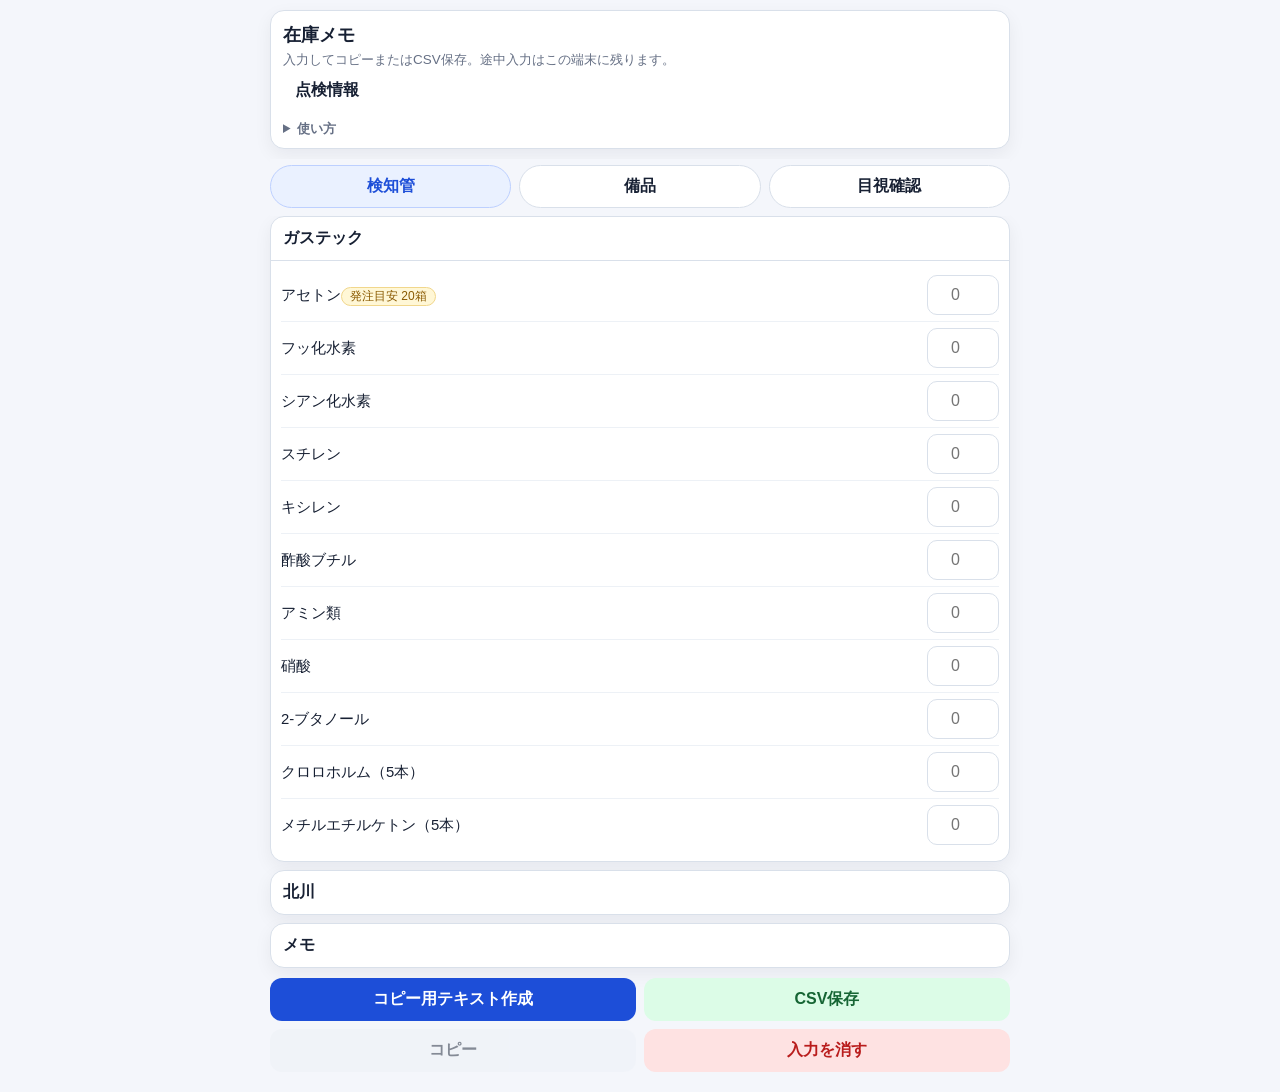
<file: inventory-memo-compact-v5.html>
<!doctype html>
<html lang="ja">
<head>
  <meta charset="utf-8">
  <meta name="viewport" content="width=device-width, initial-scale=1, viewport-fit=cover">
  <title>在庫メモ</title>
  <meta name="robots" content="noindex,nofollow">
  <style>
    :root {
      --bg:#f4f6fb; --card:#fff; --line:#d9e0ea; --text:#172033; --muted:#667085;
      --accent:#1d4ed8; --accent-soft:#eaf1ff; --ok:#166534; --danger:#b91c1c;
      --radius:14px; --shadow:0 6px 18px rgba(15,23,42,.06);
    }
    *{box-sizing:border-box}
    body{margin:0;background:var(--bg);color:var(--text);font-family:-apple-system,BlinkMacSystemFont,"Segoe UI",Roboto,"Hiragino Sans","Yu Gothic",sans-serif}
    .wrap{max-width:760px;margin:0 auto;padding:10px}
    .card{background:var(--card);border:1px solid var(--line);border-radius:var(--radius);box-shadow:var(--shadow)}
    .top{padding:12px 12px 10px;margin-bottom:10px}
    h1{margin:0 0 4px;font-size:1.12rem}
    .sub{font-size:.84rem;color:var(--muted);margin:0}
    .meta{display:grid;grid-template-columns:1fr 1fr;gap:8px;margin-top:8px}
    .field{display:flex;flex-direction:column;gap:4px}
    .field label,.result label{font-size:.8rem;font-weight:700;color:var(--muted)}
    input,textarea,button{font:inherit}
    input[type="date"],input[type="text"],input[type="number"],textarea{width:100%;border:1px solid var(--line);border-radius:10px;padding:10px 11px;background:#fff;color:var(--text)}
    textarea{min-height:72px;resize:vertical}
    .tabs{display:flex;gap:8px;position:sticky;top:0;padding:6px 0 8px;background:linear-gradient(var(--bg),var(--bg));z-index:10}
    .tab{flex:1;border:1px solid var(--line);background:#fff;border-radius:999px;padding:10px 12px;font-weight:700;color:var(--text)}
    .tab.active{background:var(--accent-soft);border-color:#bdd0ff;color:var(--accent)}
    .section{display:none}
    .section.active{display:block}
    details.group, details.top-panel{margin-bottom:8px}
    details.group summary, details.top-panel summary{list-style:none;cursor:pointer;padding:11px 12px;font-weight:700;border-radius:12px}
    details.group[open] summary, details.top-panel[open] summary{border-bottom:1px solid var(--line);border-bottom-left-radius:0;border-bottom-right-radius:0}
    details.group summary::-webkit-details-marker, details.top-panel summary::-webkit-details-marker{display:none}
    .rows{padding:8px 10px 10px}
    .row{display:grid;grid-template-columns:minmax(0,1fr) 72px;gap:8px;align-items:center;padding:6px 0;border-bottom:1px solid #edf1f6}
    .row:last-child{border-bottom:0}
    .name{font-size:.93rem;line-height:1.25}
    .hint{display:inline-block;margin-top:3px;font-size:.75rem;color:#8a5a00;background:#fff7d6;border:1px solid #f1d78c;border-radius:999px;padding:1px 8px}
    .qty{padding:8px 8px;text-align:center}
    .memo-wrap{padding:8px 10px 10px;display:grid;gap:8px}
    .check-wrap{padding:8px 10px 10px;display:grid;gap:0}
    .check-row{display:grid;grid-template-columns:minmax(0,1fr) auto;gap:8px;align-items:center;padding:8px 0;border-bottom:1px solid #edf1f6}
    .check-row:last-child{border-bottom:0}
    .order-flag{display:flex;align-items:center;gap:6px;font-size:.84rem;color:var(--muted);white-space:nowrap}
    .order-flag input{width:18px;height:18px}
    .visual-help{padding:8px 12px 4px;font-size:.82rem;color:var(--muted)}
    .actions{display:grid;grid-template-columns:1fr 1fr;gap:8px;margin:10px 0}
    button{border:0;border-radius:12px;padding:11px 10px;font-weight:700}
    .primary{background:var(--accent);color:#fff}
    .success{background:#dcfce7;color:var(--ok)}
    .plain{background:#eef2f7;color:var(--text)}
    .danger{background:#fee2e2;color:var(--danger)}
    button:disabled{opacity:.5}
    .result{padding:10px;margin-bottom:8px}
    .result.hidden{display:none}
    .status{font-size:.82rem;color:var(--muted);margin-top:6px;min-height:1.2em}
    .help{margin-top:8px}
    .help summary{font-size:.84rem;color:var(--muted);font-weight:700}
    .panel-body{padding:8px 12px 12px}
    @media (max-width:520px){
      .meta{grid-template-columns:1fr}
      .actions{grid-template-columns:1fr 1fr}
      .row{grid-template-columns:minmax(0,1fr) 68px}
      .check-row{grid-template-columns:minmax(0,1fr) auto}
      .wrap{padding:8px}
    }
  </style>
</head>
<body>
  <div class="wrap">
    <div class="card top">
      <h1>在庫メモ</h1>
      <p class="sub">入力してコピーまたはCSV保存。途中入力はこの端末に残ります。</p>

      <details class="top-panel" id="metaPanel">
        <summary>点検情報</summary>
        <div class="panel-body">
          <div class="meta">
            <div class="field">
              <label for="checkDate">点検日</label>
              <input id="checkDate" type="date">
            </div>
            <div class="field">
              <label for="inspector">入力者</label>
              <input id="inspector" type="text" placeholder="任意">
            </div>
          </div>
        </div>
      </details>

      <details class="help">
        <summary>使い方</summary>
        <div class="sub">数量入力は検知管・備品のみ。目視確認は少なければ「注文」にチェック。</div>
      </details>
    </div>

    <div class="tabs">
      <button class="tab active" data-tab="tube" type="button">検知管</button>
      <button class="tab" data-tab="supplies" type="button">備品</button>
      <button class="tab" data-tab="visual" type="button">目視確認</button>
    </div>

    <section class="section active" id="tube"></section>
    <section class="section" id="supplies"></section>
    <section class="section" id="visual"></section>

    <div class="actions">
      <button type="button" class="primary" id="buildSummary">コピー用テキスト作成</button>
      <button type="button" class="success" id="downloadCsv">CSV保存</button>
      <button type="button" class="plain" id="copySummary" disabled>コピー</button>
      <button type="button" class="danger" id="resetForm">入力を消す</button>
    </div>

    <div class="card result hidden" id="resultCard">
      <label for="summary">コピー用テキスト</label>
      <textarea id="summary" placeholder="ここに作成されます"></textarea>
      <div class="status" id="status"></div>
    </div>
  </div>

  <script>
    const STORAGE_KEY = 'inventory-memo-compact-v5';
    const reorderPoints = {
      'アセトン': '発注目安 20箱',
      'イソプロピルアルコール': '発注目安 20箱',
      'エチレンオキシド（5本）': '発注目安 10箱'
    };
    const defs = {
      tube: [
        {title:'ガステック', open:true, items:['アセトン','フッ化水素','シアン化水素','スチレン','キシレン','酢酸ブチル','アミン類','硝酸','2-ブタノール','クロロホルム（5本）','メチルエチルケトン（5本）']},
        {title:'北川', items:['イソプロピルアルコール','エチレンオキシド（5本）','トルエン','酢酸エチル','硫化水素','N,N-ジメチルホルムアミド','ベンゼン（5本）','ホルマリン（20本）']},
        {title:'メモ', textareas:['補充が必要なもの','廃棄したもの','期限が近いもの・気づいたこと']}
      ],
      supplies: [
        {title:'準備室', open:true, items:['発煙管','カーボンビーズ（活性炭）','シリカゲルチューブ','アルカリ乾電池 単3','アルカリ乾電池 単1','ガラス繊維ろ紙 GA-55（金属 大）','ワットマン定量ろ紙 No.41 φ55（Be用）','ユニパック マークA（Be用）','捕集板用グリス','ヒドラジンカートリッジ','石綿用吸収缶']},
        {title:'検査室', items:['メンブランフィルター AAWP04700 φ25mm（Mn）','メンブランフィルター AAWP-02500 φ47mm（Co・Ni・Pb）','アドバンテック 定量ろ紙 No.6']},
        {title:'メモ', textareas:['準備室メモ','検査室メモ','事務所メモ','倉庫メモ','補充が必要なもの']}
      ],
      visual: [
        {title:'準備室', open:true, checklist:['ティッシュ','ウェットティッシュ','ガムテープ','袋 小','袋（マスキング用）','有機バッグ','有機溶剤用吸収缶','粉じん用フィルタ LAS-51','Be・RCF用マスクフィルタ','耳栓','ゴム球','アルカリ乾電池 単4','アルカリ乾電池 9V','タイベック M','タイベック L','タイベック LL']},
        {title:'検査室', checklist:['硝酸','塩酸','苛性ソーダ','パラフィルム','手袋 S','手袋 M','手袋 L','シール','ガスクロプリンタ用インク']},
        {title:'事務所', checklist:['製本テープ（倉庫にもある）','カプラテープ','クリアファイル']},
        {title:'倉庫', checklist:['浅黄色 紙','クリーンペーパー']}
      ]
    };
    const state = (()=>{try{return JSON.parse(localStorage.getItem(STORAGE_KEY)||'{}')}catch{return {}}})();
    const id = (t)=>t.replace(/[^\w\u3040-\u30ff\u3400-\u9fff]+/g,'_');
    const setStatus = (m)=>document.getElementById('status').textContent=m;
    const save=()=>{localStorage.setItem(STORAGE_KEY,JSON.stringify(state));setStatus('この端末に保存しました。');};

    function itemRow(section, group, name){
      const key=`${section}__${group}__${name}`;
      const hint = reorderPoints[name] ? `<div class="hint">${reorderPoints[name]}</div>` : '';
      return `<div class="row"><div class="name">${name}${hint}</div><input class="qty" id="${id(key)}" type="number" min="0" step="1" inputmode="numeric" value="${state[key]??''}" placeholder="0"></div>`;
    }
    function memoField(section, group, name){
      const key=`${section}__${group}__${name}`;
      return `<div><label for="${id(key)}" class="sub">${name}</label><textarea id="${id(key)}">${state[key]??''}</textarea></div>`;
    }
    function checkRow(section, group, name){
      const key=`${section}__${group}__${name}__order`;
      const checked = state[key] ? 'checked' : '';
      return `<div class="check-row"><div class="name">${name}</div><label class="order-flag"><input id="${id(key)}" type="checkbox" ${checked}>注文</label></div>`;
    }
    function render(section){
      const groups = defs[section];
      document.getElementById(section).innerHTML = groups.map(group=>{
        let body = '';
        if (group.items) body = `<div class="rows">${group.items.map(x=>itemRow(section,group.title,x)).join('')}</div>`;
        else if (group.textareas) body = `<div class="memo-wrap">${group.textareas.map(x=>memoField(section,group.title,x)).join('')}</div>`;
        else if (group.checklist) body = `<div class="visual-help">数値入力なし。少なければ右側の「注文」にチェック。</div><div class="check-wrap">${group.checklist.map(x=>checkRow(section,group.title,x)).join('')}</div>`;
        return `<details class="card group" data-section="${section}" ${group.open?'open':''}><summary>${group.title}</summary>${body}</details>`;
      }).join('');
    }
    function bindAccordions(){
      document.querySelectorAll('details.group').forEach(detail=>{
        detail.addEventListener('toggle',()=>{
          if(!detail.open) return;
          const section=detail.dataset.section;
          document.querySelectorAll(`details.group[data-section="${section}"]`).forEach(other=>{
            if(other!==detail) other.open=false;
          });
        });
      });
    }
    function bind(){
      Object.keys(defs).forEach(section=>defs[section].forEach(group=>{
        (group.items||[]).forEach(name=>{
          const key=`${section}__${group.title}__${name}`;
          document.getElementById(id(key)).addEventListener('input',e=>{state[key]=e.target.value;save();});
        });
        (group.textareas||[]).forEach(name=>{
          const key=`${section}__${group.title}__${name}`;
          document.getElementById(id(key)).addEventListener('input',e=>{state[key]=e.target.value;save();});
        });
        (group.checklist||[]).forEach(name=>{
          const key=`${section}__${group.title}__${name}__order`;
          document.getElementById(id(key)).addEventListener('change',e=>{state[key]=e.target.checked;save();});
        });
      }));
      document.getElementById('checkDate').addEventListener('input',e=>{state.checkDate=e.target.value;save();});
      document.getElementById('inspector').addEventListener('input',e=>{state.inspector=e.target.value;save();});
      document.querySelectorAll('.tab').forEach(btn=>btn.addEventListener('click',()=>{
        document.querySelectorAll('.tab').forEach(x=>x.classList.remove('active'));
        document.querySelectorAll('.section').forEach(x=>x.classList.remove('active'));
        btn.classList.add('active');
        document.getElementById(btn.dataset.tab).classList.add('active');
        window.scrollTo({top:0,behavior:'smooth'});
      }));
    }
    function initMeta(){
      const d=new Date();
      const today=`${d.getFullYear()}-${String(d.getMonth()+1).padStart(2,'0')}-${String(d.getDate()).padStart(2,'0')}`;
      document.getElementById('checkDate').value=state.checkDate||today;
      document.getElementById('inspector').value=state.inspector||'';
      if(!state.checkDate) state.checkDate=today;
    }
    function summaryText(){
      const lines=[`点検日: ${state.checkDate||''}`,`入力者: ${state.inspector||''}`,''];
      const labels={tube:'【検知管】',supplies:'【備品】',visual:'【目視確認】'};
      Object.keys(defs).forEach(section=>{
        lines.push(labels[section]);
        defs[section].forEach(group=>{
          let added=false;
          (group.items||[]).forEach(name=>{
            const key=`${section}__${group.title}__${name}`; const val=state[key];
            if(val!==undefined&&val!==''){ if(!added){lines.push(`■ ${group.title}`); added=true;} lines.push(`${name}: ${val}`); }
          });
          (group.textareas||[]).forEach(name=>{
            const key=`${section}__${group.title}__${name}`; const val=(state[key]||'').trim();
            if(val){ if(!added){lines.push(`■ ${group.title}`); added=true;} lines.push(`${name}: ${val}`); }
          });
          (group.checklist||[]).forEach(name=>{
            const key=`${section}__${group.title}__${name}__order`;
            if(state[key]){ if(!added){lines.push(`■ ${group.title}`); added=true;} lines.push(`${name}: 注文`); }
          });
          if(added) lines.push('');
        });
      });
      return lines.join('\n').replace(/\n{3,}/g,'\n\n').trim();
    }
    function csvText(){
      const rows=[['点検日','入力者','区分','分類','品目','数量または内容']];
      const q=(v)=>'"'+String(v??'').replaceAll('"','""')+'"';
      Object.keys(defs).forEach(section=>{
        const sectionLabel=section==='tube'?'検知管':section==='supplies'?'備品':'目視確認';
        defs[section].forEach(group=>{
          (group.items||[]).forEach(name=>{
            const key=`${section}__${group.title}__${name}`; const val=state[key];
            if(val!==undefined&&val!=='') rows.push([state.checkDate||'',state.inspector||'',sectionLabel,group.title,name,val]);
          });
          (group.textareas||[]).forEach(name=>{
            const key=`${section}__${group.title}__${name}`; const val=(state[key]||'').trim();
            if(val) rows.push([state.checkDate||'',state.inspector||'',sectionLabel,group.title,name,val]);
          });
          (group.checklist||[]).forEach(name=>{
            const key=`${section}__${group.title}__${name}__order`;
            if(state[key]) rows.push([state.checkDate||'',state.inspector||'',sectionLabel,group.title,name,'注文']);
          });
        });
      });
      return rows.map(r=>r.map(q).join(',')).join('\r\n');
    }
    function downloadCsv(){
      const blob=new Blob([csvText()],{type:'text/csv;charset=utf-8;'});
      const url=URL.createObjectURL(blob); const a=document.createElement('a');
      a.href=url; a.download=`inventory-memo-${state.checkDate||'data'}.csv`; a.click(); URL.revokeObjectURL(url); setStatus('CSVを保存しました。');
    }
    function copySummary(){
      const area=document.getElementById('summary');
      if(!area.value.trim()){setStatus('先にコピー用テキスト作成を押してください。'); return;}
      area.select(); area.setSelectionRange(0,99999);
      navigator.clipboard.writeText(area.value).then(()=>setStatus('コピーしました。')).catch(()=>setStatus('手動でコピーしてください。'));
    }
    function resetForm(){ if(confirm('この端末の入力を消します。よろしいですか。')){ localStorage.removeItem(STORAGE_KEY); location.reload(); } }

    render('tube'); render('supplies'); render('visual'); initMeta(); bind(); bindAccordions();
    document.getElementById('buildSummary').addEventListener('click',()=>{
      document.getElementById('summary').value=summaryText();
      document.getElementById('resultCard').classList.remove('hidden');
      document.getElementById('copySummary').disabled=false;
      setStatus('コピー用テキストを作成しました。');
      document.getElementById('resultCard').scrollIntoView({behavior:'smooth',block:'nearest'});
    });
    document.getElementById('downloadCsv').addEventListener('click',downloadCsv);
    document.getElementById('copySummary').addEventListener('click',copySummary);
    document.getElementById('resetForm').addEventListener('click',resetForm);
  </script>
</body>
</html>
</file>
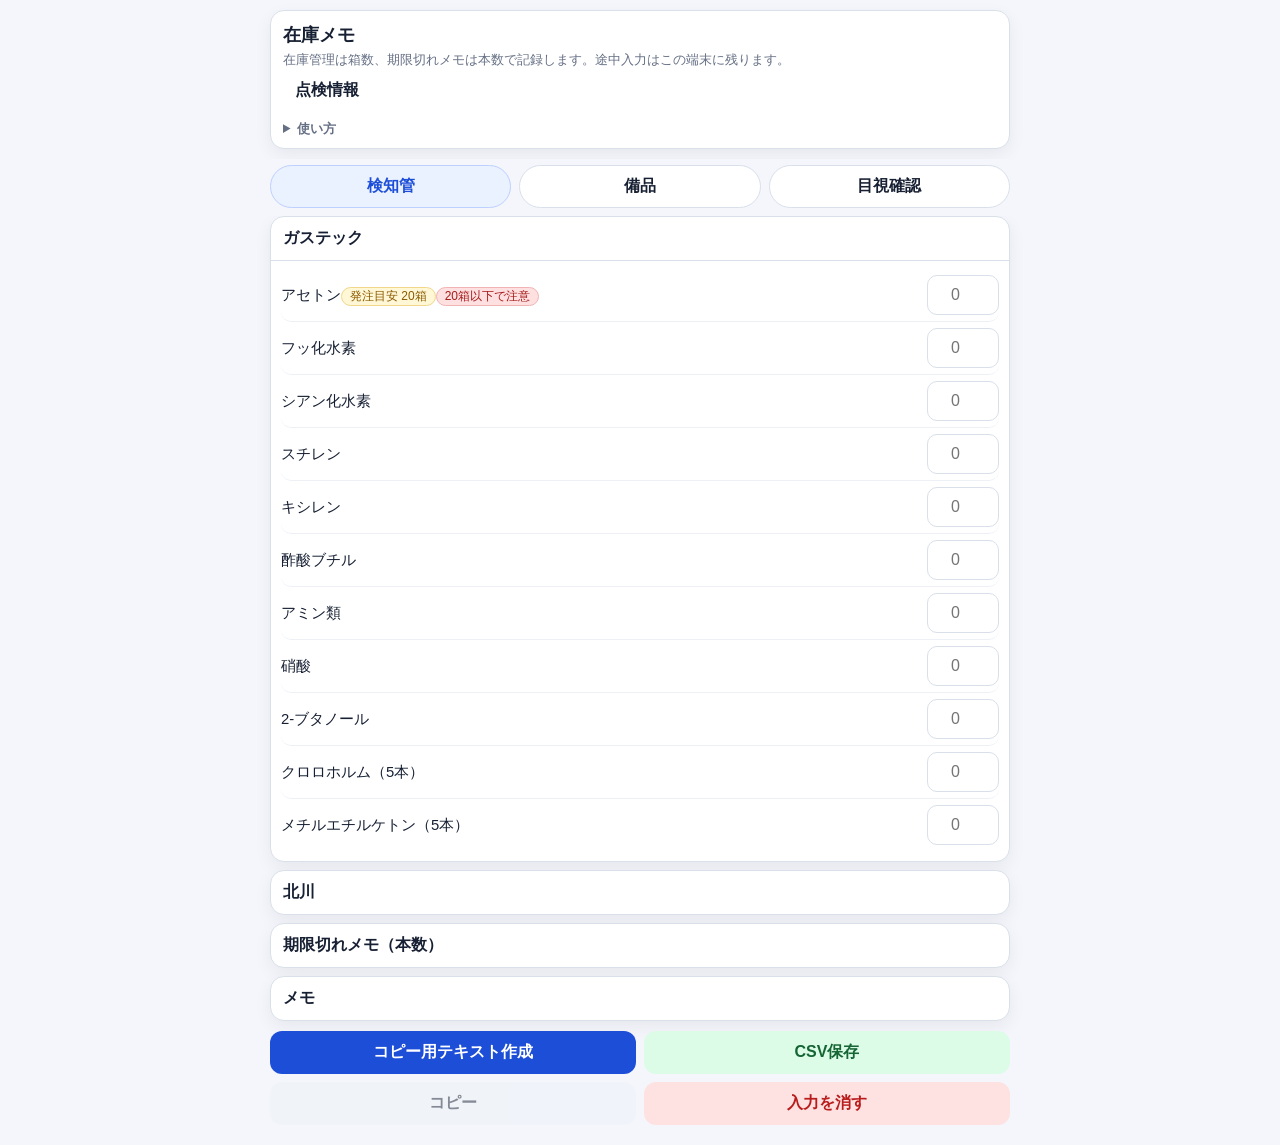
<file: inventory-memo-compact-v6.html>
<!doctype html>
<html lang="ja">
<head>
  <meta charset="utf-8">
  <meta name="viewport" content="width=device-width, initial-scale=1, viewport-fit=cover">
  <title>在庫メモ</title>
  <meta name="robots" content="noindex,nofollow">
  <style>
    :root {
      --bg:#f4f6fb; --card:#fff; --line:#d9e0ea; --text:#172033; --muted:#667085;
      --accent:#1d4ed8; --accent-soft:#eaf1ff; --ok:#166534; --danger:#b91c1c;
      --warn-bg:#fff4f4; --warn-line:#f1b2b2; --warn-text:#a61b1b;
      --radius:14px; --shadow:0 6px 18px rgba(15,23,42,.06);
    }
    *{box-sizing:border-box}
    body{margin:0;background:var(--bg);color:var(--text);font-family:-apple-system,BlinkMacSystemFont,"Segoe UI",Roboto,"Hiragino Sans","Yu Gothic",sans-serif}
    .wrap{max-width:760px;margin:0 auto;padding:10px}
    .card{background:var(--card);border:1px solid var(--line);border-radius:var(--radius);box-shadow:var(--shadow)}
    .top{padding:12px 12px 10px;margin-bottom:10px}
    h1{margin:0 0 4px;font-size:1.12rem}
    .sub{font-size:.84rem;color:var(--muted);margin:0}
    .meta{display:grid;grid-template-columns:1fr 1fr;gap:8px;margin-top:8px}
    .field{display:flex;flex-direction:column;gap:4px}
    .field label,.result label{font-size:.8rem;font-weight:700;color:var(--muted)}
    input,textarea,button{font:inherit}
    input[type="date"],input[type="text"],input[type="number"],textarea{width:100%;border:1px solid var(--line);border-radius:10px;padding:10px 11px;background:#fff;color:var(--text)}
    textarea{min-height:72px;resize:vertical}
    .tabs{display:flex;gap:8px;position:sticky;top:0;padding:6px 0 8px;background:linear-gradient(var(--bg),var(--bg));z-index:10}
    .tab{flex:1;border:1px solid var(--line);background:#fff;border-radius:999px;padding:10px 12px;font-weight:700;color:var(--text)}
    .tab.active{background:var(--accent-soft);border-color:#bdd0ff;color:var(--accent)}
    .section{display:none}
    .section.active{display:block}
    details.group, details.top-panel{margin-bottom:8px}
    details.group summary, details.top-panel summary{list-style:none;cursor:pointer;padding:11px 12px;font-weight:700;border-radius:12px}
    details.group[open] summary, details.top-panel[open] summary{border-bottom:1px solid var(--line);border-bottom-left-radius:0;border-bottom-right-radius:0}
    details.group summary::-webkit-details-marker, details.top-panel summary::-webkit-details-marker{display:none}
    .rows{padding:8px 10px 10px}
    .row{display:grid;grid-template-columns:minmax(0,1fr) 72px;gap:8px;align-items:center;padding:6px 0;border-bottom:1px solid #edf1f6;border-radius:10px}
    .row:last-child{border-bottom:0}
    .row.alert{background:var(--warn-bg);padding-left:8px;padding-right:8px;border:1px solid var(--warn-line)}
    .row.alert .name{color:var(--warn-text);font-weight:700}
    .row.alert .qty{border-color:var(--warn-line);background:#fff}
    .name{font-size:.93rem;line-height:1.25}
    .hint{display:inline-block;margin-top:3px;font-size:.75rem;color:#8a5a00;background:#fff7d6;border:1px solid #f1d78c;border-radius:999px;padding:1px 8px}
    .warn-note{display:inline-block;margin-top:3px;font-size:.75rem;color:var(--warn-text);background:#ffe0e0;border:1px solid #f0b4b4;border-radius:999px;padding:1px 8px}
    .qty{padding:8px 8px;text-align:center}
    .memo-wrap{padding:8px 10px 10px;display:grid;gap:8px}
    .check-wrap{padding:8px 10px 10px;display:grid;gap:0}
    .check-row{display:grid;grid-template-columns:minmax(0,1fr) auto;gap:8px;align-items:center;padding:8px 0;border-bottom:1px solid #edf1f6}
    .check-row:last-child{border-bottom:0}
    .order-flag{display:flex;align-items:center;gap:6px;font-size:.84rem;color:var(--muted);white-space:nowrap}
    .order-flag input{width:18px;height:18px}
    .visual-help{padding:8px 12px 4px;font-size:.82rem;color:var(--muted)}
    .expired-box{padding:10px}
    .expired-help{font-size:.82rem;color:var(--muted);margin-bottom:8px}
    .expired-form{display:grid;grid-template-columns:minmax(0,1fr) 88px 88px;gap:8px;margin-bottom:10px}
    .expired-list{display:grid;gap:8px}
    .expired-item{display:grid;grid-template-columns:minmax(0,1fr) 64px 72px;gap:8px;align-items:center;padding:8px;border:1px solid #edf1f6;border-radius:10px;background:#fbfcff}
    .expired-count{text-align:center;font-weight:700}
    .tiny{padding:9px 10px;border-radius:10px}
    .actions{display:grid;grid-template-columns:1fr 1fr;gap:8px;margin:10px 0}
    button{border:0;border-radius:12px;padding:11px 10px;font-weight:700}
    .primary{background:var(--accent);color:#fff}
    .success{background:#dcfce7;color:var(--ok)}
    .plain{background:#eef2f7;color:var(--text)}
    .danger{background:#fee2e2;color:var(--danger)}
    button:disabled{opacity:.5}
    .result{padding:10px;margin-bottom:8px}
    .result.hidden{display:none}
    .status{font-size:.82rem;color:var(--muted);margin-top:6px;min-height:1.2em}
    .help{margin-top:8px}
    .help summary{font-size:.84rem;color:var(--muted);font-weight:700}
    .panel-body{padding:8px 12px 12px}
    @media (max-width:520px){
      .meta{grid-template-columns:1fr}
      .actions{grid-template-columns:1fr 1fr}
      .row{grid-template-columns:minmax(0,1fr) 68px}
      .check-row{grid-template-columns:minmax(0,1fr) auto}
      .expired-form{grid-template-columns:1fr 80px 80px}
      .expired-item{grid-template-columns:minmax(0,1fr) 56px 64px}
      .wrap{padding:8px}
    }
  </style>
</head>
<body>
  <div class="wrap">
    <div class="card top">
      <h1>在庫メモ</h1>
      <p class="sub">在庫管理は箱数、期限切れメモは本数で記録します。途中入力はこの端末に残ります。</p>

      <details class="top-panel" id="metaPanel">
        <summary>点検情報</summary>
        <div class="panel-body">
          <div class="meta">
            <div class="field">
              <label for="checkDate">点検日</label>
              <input id="checkDate" type="date">
            </div>
            <div class="field">
              <label for="inspector">入力者</label>
              <input id="inspector" type="text" placeholder="任意">
            </div>
          </div>
        </div>
      </details>

      <details class="help">
        <summary>使い方</summary>
        <div class="sub">数量入力は検知管・備品のみ。目視確認は少なければ「注文」にチェック。発注目安以下は赤く表示。</div>
      </details>
    </div>

    <div class="tabs">
      <button class="tab active" data-tab="tube" type="button">検知管</button>
      <button class="tab" data-tab="supplies" type="button">備品</button>
      <button class="tab" data-tab="visual" type="button">目視確認</button>
    </div>

    <section class="section active" id="tube"></section>
    <section class="section" id="supplies"></section>
    <section class="section" id="visual"></section>

    <div class="actions">
      <button type="button" class="primary" id="buildSummary">コピー用テキスト作成</button>
      <button type="button" class="success" id="downloadCsv">CSV保存</button>
      <button type="button" class="plain" id="copySummary" disabled>コピー</button>
      <button type="button" class="danger" id="resetForm">入力を消す</button>
    </div>

    <div class="card result hidden" id="resultCard">
      <label for="summary">コピー用テキスト</label>
      <textarea id="summary" placeholder="ここに作成されます"></textarea>
      <div class="status" id="status"></div>
    </div>
  </div>

  <script>
    const STORAGE_KEY = 'inventory-memo-compact-v6';
    const reorderPoints = {
      'アセトン': { limit: 20, label: '発注目安 20箱' },
      'イソプロピルアルコール': { limit: 20, label: '発注目安 20箱' },
      'エチレンオキシド（5本）': { limit: 10, label: '発注目安 10箱' }
    };
    const defs = {
      tube: [
        {title:'ガステック', open:true, items:['アセトン','フッ化水素','シアン化水素','スチレン','キシレン','酢酸ブチル','アミン類','硝酸','2-ブタノール','クロロホルム（5本）','メチルエチルケトン（5本）']},
        {title:'北川', items:['イソプロピルアルコール','エチレンオキシド（5本）','トルエン','酢酸エチル','硫化水素','N,N-ジメチルホルムアミド','ベンゼン（5本）','ホルマリン（20本）']},
        {title:'期限切れメモ（本数）', expiredMemo:true},
        {title:'メモ', textareas:['補充が必要なもの','廃棄したもの','期限が近いもの・気づいたこと']}
      ],
      supplies: [
        {title:'準備室', open:true, items:['発煙管','カーボンビーズ（活性炭）','シリカゲルチューブ','アルカリ乾電池 単3','アルカリ乾電池 単1','ガラス繊維ろ紙 GA-55（金属 大）','ワットマン定量ろ紙 No.41 φ55（Be用）','ユニパック マークA（Be用）','捕集板用グリス','ヒドラジンカートリッジ','石綿用吸収缶']},
        {title:'検査室', items:['メンブランフィルター AAWP04700 φ25mm（Mn）','メンブランフィルター AAWP-02500 φ47mm（Co・Ni・Pb）','アドバンテック 定量ろ紙 No.6']},
        {title:'メモ', textareas:['準備室メモ','検査室メモ','事務所メモ','倉庫メモ','補充が必要なもの']}
      ],
      visual: [
        {title:'準備室', open:true, checklist:['ティッシュ','ウェットティッシュ','ガムテープ','袋 小','袋（マスキング用）','有機バッグ','有機溶剤用吸収缶','粉じん用フィルタ LAS-51','Be・RCF用マスクフィルタ','耳栓','ゴム球','アルカリ乾電池 単4','アルカリ乾電池 9V','タイベック M','タイベック L','タイベック LL']},
        {title:'検査室', checklist:['硝酸','塩酸','苛性ソーダ','パラフィルム','手袋 S','手袋 M','手袋 L','シール','ガスクロプリンタ用インク']},
        {title:'事務所', checklist:['製本テープ（倉庫にもある）','カプラテープ','クリアファイル']},
        {title:'倉庫', checklist:['浅黄色 紙','クリーンペーパー']}
      ]
    };
    const state = (()=>{try{return JSON.parse(localStorage.getItem(STORAGE_KEY)||'{}')}catch{return {}}})();
    if (!Array.isArray(state.expiredEntries)) state.expiredEntries = [];
    const id = (t)=>t.replace(/[^\w\u3040-\u30ff\u3400-\u9fff]+/g,'_');
    const setStatus = (m)=>document.getElementById('status').textContent=m;
    const save=()=>{localStorage.setItem(STORAGE_KEY,JSON.stringify(state));setStatus('この端末に保存しました。');};

    function itemRow(section, group, name){
      const key=`${section}__${group}__${name}`;
      const point = reorderPoints[name];
      const hint = point ? `<div class="hint">${point.label}</div>` : '';
      const warn = point ? `<div class="warn-note">${point.limit}箱以下で注意</div>` : '';
      const rowClass = point && state[key] !== '' && state[key] !== undefined && Number(state[key]) <= point.limit ? 'row alert' : 'row';
      return `<div class="${rowClass}" data-row-key="${key}"><div class="name">${name}${hint}${point ? warn : ''}</div><input class="qty" id="${id(key)}" type="number" min="0" step="1" inputmode="numeric" value="${state[key]??''}" placeholder="0"></div>`;
    }
    function memoField(section, group, name){
      const key=`${section}__${group}__${name}`;
      return `<div><label for="${id(key)}" class="sub">${name}</label><textarea id="${id(key)}">${state[key]??''}</textarea></div>`;
    }
    function checkRow(section, group, name){
      const key=`${section}__${group}__${name}__order`;
      const checked = state[key] ? 'checked' : '';
      return `<div class="check-row"><div class="name">${name}</div><label class="order-flag"><input id="${id(key)}" type="checkbox" ${checked}>注文</label></div>`;
    }
    function expiredMemoBody(){
      return `<div class="expired-box">
        <div class="expired-help">期限切れになった検知管の種類と本数を記録します。在庫は箱数ですが、ここは本数です。</div>
        <div class="expired-form">
          <input id="expiredType" type="text" placeholder="種類">
          <input id="expiredCount" type="number" min="1" step="1" inputmode="numeric" placeholder="本数">
          <button type="button" class="plain tiny" id="addExpired">追加</button>
        </div>
        <div class="expired-list" id="expiredList"></div>
      </div>`;
    }
    function render(section){
      const groups = defs[section];
      document.getElementById(section).innerHTML = groups.map(group=>{
        let body = '';
        if (group.items) body = `<div class="rows">${group.items.map(x=>itemRow(section,group.title,x)).join('')}</div>`;
        else if (group.textareas) body = `<div class="memo-wrap">${group.textareas.map(x=>memoField(section,group.title,x)).join('')}</div>`;
        else if (group.checklist) body = `<div class="visual-help">数値入力なし。少なければ右側の「注文」にチェック。</div><div class="check-wrap">${group.checklist.map(x=>checkRow(section,group.title,x)).join('')}</div>`;
        else if (group.expiredMemo) body = expiredMemoBody();
        return `<details class="card group" data-section="${section}" ${group.open?'open':''}><summary>${group.title}</summary>${body}</details>`;
      }).join('');
    }
    function renderExpiredList(){
      const el = document.getElementById('expiredList');
      if (!el) return;
      if (!state.expiredEntries.length) {
        el.innerHTML = `<div class="sub">まだ登録はありません。</div>`;
        return;
      }
      el.innerHTML = state.expiredEntries.map((entry, idx) => `
        <div class="expired-item">
          <div class="name">${entry.type}</div>
          <div class="expired-count">${entry.count}本</div>
          <button type="button" class="danger tiny" data-remove-expired="${idx}">削除</button>
        </div>
      `).join('');
      el.querySelectorAll('[data-remove-expired]').forEach(btn=>{
        btn.addEventListener('click',()=>{
          const i = Number(btn.dataset.removeExpired);
          state.expiredEntries.splice(i,1);
          save();
          renderExpiredList();
        });
      });
    }
    function bindAccordions(){
      document.querySelectorAll('details.group').forEach(detail=>{
        detail.addEventListener('toggle',()=>{
          if(!detail.open) return;
          const section=detail.dataset.section;
          document.querySelectorAll(`details.group[data-section="${section}"]`).forEach(other=>{
            if(other!==detail) other.open=false;
          });
        });
      });
    }
    function refreshReorderWarnings(){
      Object.keys(reorderPoints).forEach(name=>{
        const matches = Object.keys(defs).flatMap(section => defs[section].flatMap(group => (group.items||[]).includes(name) ? [`${section}__${group.title}__${name}`] : []));
        matches.forEach(key=>{
          const row = document.querySelector(`[data-row-key="${key}"]`);
          const val = state[key];
          const point = reorderPoints[name];
          if (!row || !point) return;
          const warn = val !== '' && val !== undefined && Number(val) <= point.limit;
          row.classList.toggle('alert', warn);
        });
      });
    }
    function bind(){
      Object.keys(defs).forEach(section=>defs[section].forEach(group=>{
        (group.items||[]).forEach(name=>{
          const key=`${section}__${group.title}__${name}`;
          document.getElementById(id(key)).addEventListener('input',e=>{state[key]=e.target.value;save();refreshReorderWarnings();});
        });
        (group.textareas||[]).forEach(name=>{
          const key=`${section}__${group.title}__${name}`;
          document.getElementById(id(key)).addEventListener('input',e=>{state[key]=e.target.value;save();});
        });
        (group.checklist||[]).forEach(name=>{
          const key=`${section}__${group.title}__${name}__order`;
          document.getElementById(id(key)).addEventListener('change',e=>{state[key]=e.target.checked;save();});
        });
      }));
      document.getElementById('checkDate').addEventListener('input',e=>{state.checkDate=e.target.value;save();});
      document.getElementById('inspector').addEventListener('input',e=>{state.inspector=e.target.value;save();});
      document.querySelectorAll('.tab').forEach(btn=>btn.addEventListener('click',()=>{
        document.querySelectorAll('.tab').forEach(x=>x.classList.remove('active'));
        document.querySelectorAll('.section').forEach(x=>x.classList.remove('active'));
        btn.classList.add('active');
        document.getElementById(btn.dataset.tab).classList.add('active');
        window.scrollTo({top:0,behavior:'smooth'});
      }));
      const addBtn = document.getElementById('addExpired');
      if (addBtn) {
        addBtn.addEventListener('click',()=>{
          const typeEl = document.getElementById('expiredType');
          const countEl = document.getElementById('expiredCount');
          const type = (typeEl.value || '').trim();
          const count = Number(countEl.value || '');
          if (!type || !count || count < 1) {
            setStatus('期限切れメモは種類と本数を入力してください。');
            return;
          }
          state.expiredEntries.push({ type, count });
          typeEl.value = '';
          countEl.value = '';
          save();
          renderExpiredList();
        });
      }
    }
    function initMeta(){
      const d=new Date();
      const today=`${d.getFullYear()}-${String(d.getMonth()+1).padStart(2,'0')}-${String(d.getDate()).padStart(2,'0')}`;
      document.getElementById('checkDate').value=state.checkDate||today;
      document.getElementById('inspector').value=state.inspector||'';
      if(!state.checkDate) state.checkDate=today;
    }
    function summaryText(){
      const lines=[`点検日: ${state.checkDate||''}`,`入力者: ${state.inspector||''}`,''];
      const labels={tube:'【検知管】',supplies:'【備品】',visual:'【目視確認】'};
      Object.keys(defs).forEach(section=>{
        lines.push(labels[section]);
        defs[section].forEach(group=>{
          let added=false;
          (group.items||[]).forEach(name=>{
            const key=`${section}__${group.title}__${name}`; const val=state[key];
            if(val!==undefined&&val!==''){ if(!added){lines.push(`■ ${group.title}`); added=true;} lines.push(`${name}: ${val}箱`); }
          });
          if (group.expiredMemo && state.expiredEntries.length) {
            if(!added){lines.push(`■ ${group.title}`); added=true;}
            state.expiredEntries.forEach(entry=>lines.push(`${entry.type}: ${entry.count}本`));
          }
          (group.textareas||[]).forEach(name=>{
            const key=`${section}__${group.title}__${name}`; const val=(state[key]||'').trim();
            if(val){ if(!added){lines.push(`■ ${group.title}`); added=true;} lines.push(`${name}: ${val}`); }
          });
          (group.checklist||[]).forEach(name=>{
            const key=`${section}__${group.title}__${name}__order`;
            if(state[key]){ if(!added){lines.push(`■ ${group.title}`); added=true;} lines.push(`${name}: 注文`); }
          });
          if(added) lines.push('');
        });
      });
      return lines.join('\n').replace(/\n{3,}/g,'\n\n').trim();
    }
    function csvText(){
      const rows=[['点検日','入力者','区分','分類','品目','数量または内容']];
      const q=(v)=>'"'+String(v??'').replaceAll('"','""')+'"';
      Object.keys(defs).forEach(section=>{
        const sectionLabel=section==='tube'?'検知管':section==='supplies'?'備品':'目視確認';
        defs[section].forEach(group=>{
          (group.items||[]).forEach(name=>{
            const key=`${section}__${group.title}__${name}`; const val=state[key];
            if(val!==undefined&&val!=='') rows.push([state.checkDate||'',state.inspector||'',sectionLabel,group.title,name,`${val}箱`]);
          });
          if (group.expiredMemo) {
            state.expiredEntries.forEach(entry=>rows.push([state.checkDate||'',state.inspector||'','期限切れ検知管',group.title,entry.type,`${entry.count}本`]));
          }
          (group.textareas||[]).forEach(name=>{
            const key=`${section}__${group.title}__${name}`; const val=(state[key]||'').trim();
            if(val) rows.push([state.checkDate||'',state.inspector||'',sectionLabel,group.title,name,val]);
          });
          (group.checklist||[]).forEach(name=>{
            const key=`${section}__${group.title}__${name}__order`;
            if(state[key]) rows.push([state.checkDate||'',state.inspector||'',sectionLabel,group.title,name,'注文']);
          });
        });
      });
      return rows.map(r=>r.map(q).join(',')).join('\r\n');
    }
    function downloadCsv(){
      const blob=new Blob([csvText()],{type:'text/csv;charset=utf-8;'});
      const url=URL.createObjectURL(blob); const a=document.createElement('a');
      a.href=url; a.download=`inventory-memo-${state.checkDate||'data'}.csv`; a.click(); URL.revokeObjectURL(url); setStatus('CSVを保存しました。');
    }
    function copySummary(){
      const area=document.getElementById('summary');
      if(!area.value.trim()){setStatus('先にコピー用テキスト作成を押してください。'); return;}
      area.select(); area.setSelectionRange(0,99999);
      navigator.clipboard.writeText(area.value).then(()=>setStatus('コピーしました。')).catch(()=>setStatus('手動でコピーしてください。'));
    }
    function resetForm(){ if(confirm('この端末の入力を消します。よろしいですか。')){ localStorage.removeItem(STORAGE_KEY); location.reload(); } }

    render('tube'); render('supplies'); render('visual'); initMeta(); bind(); bindAccordions(); renderExpiredList(); refreshReorderWarnings();
    document.getElementById('buildSummary').addEventListener('click',()=>{
      document.getElementById('summary').value=summaryText();
      document.getElementById('resultCard').classList.remove('hidden');
      document.getElementById('copySummary').disabled=false;
      setStatus('コピー用テキストを作成しました。');
      document.getElementById('resultCard').scrollIntoView({behavior:'smooth',block:'nearest'});
    });
    document.getElementById('downloadCsv').addEventListener('click',downloadCsv);
    document.getElementById('copySummary').addEventListener('click',copySummary);
    document.getElementById('resetForm').addEventListener('click',resetForm);
  </script>
</body>
</html>
</file>
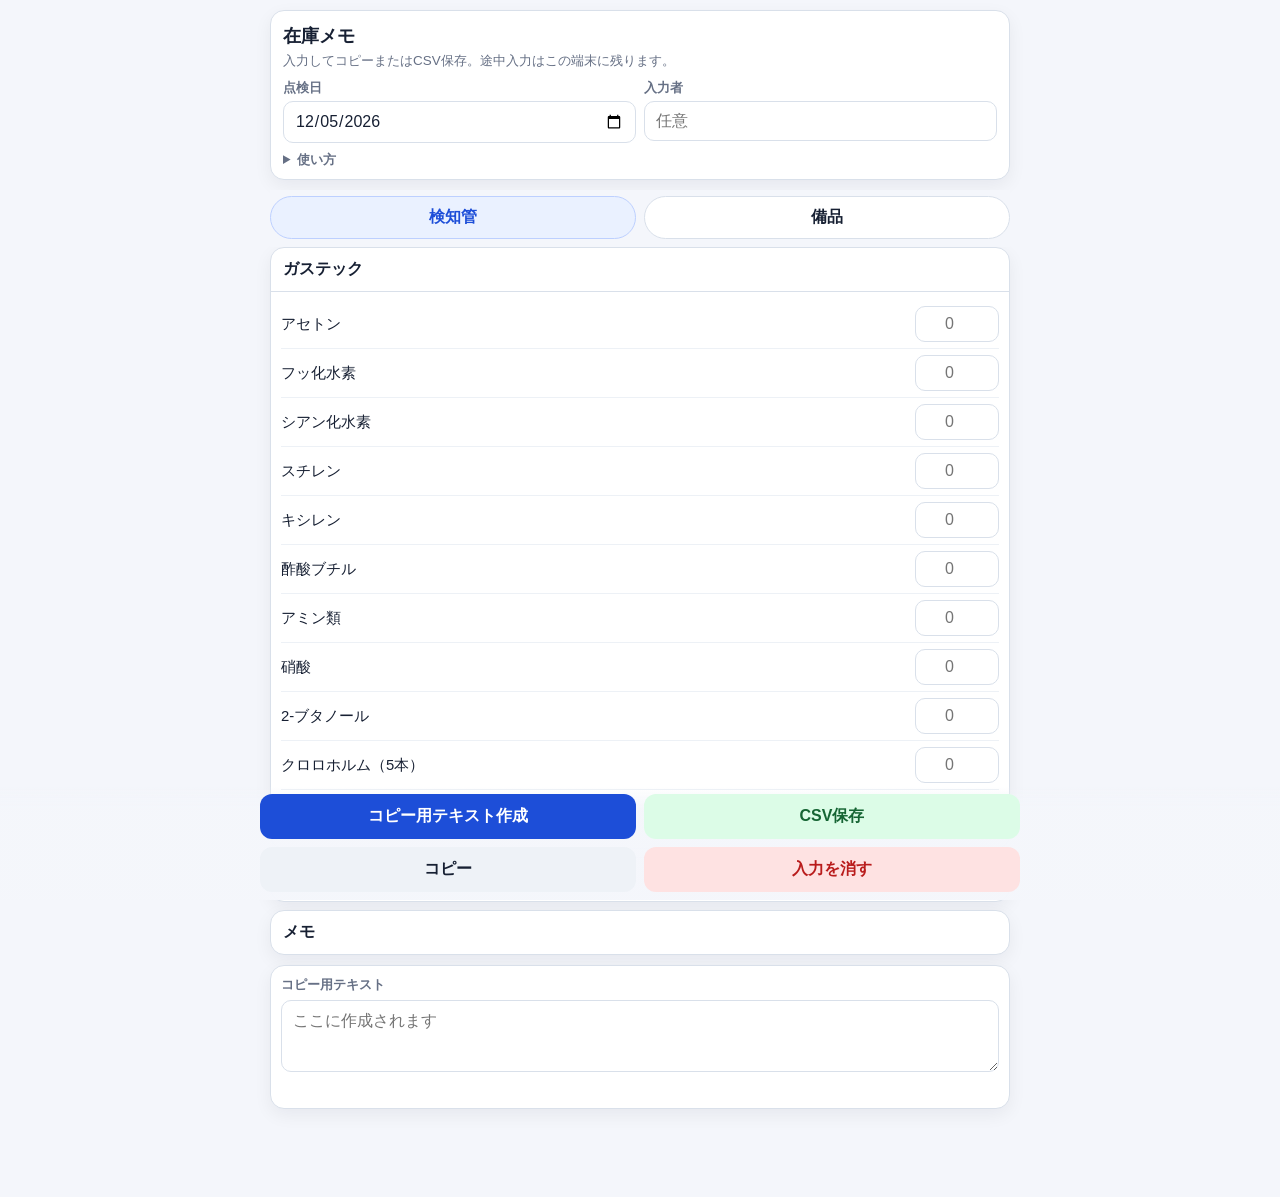
<file: inventory-memo-compact.html>
<!doctype html>
<html lang="ja">
<head>
  <meta charset="utf-8">
  <meta name="viewport" content="width=device-width, initial-scale=1, viewport-fit=cover">
  <title>在庫メモ</title>
  <meta name="robots" content="noindex,nofollow">
  <style>
    :root {
      --bg:#f4f6fb; --card:#fff; --line:#d9e0ea; --text:#172033; --muted:#667085;
      --accent:#1d4ed8; --accent-soft:#eaf1ff; --ok:#166534; --danger:#b91c1c;
      --radius:14px; --shadow:0 6px 18px rgba(15,23,42,.06);
    }
    *{box-sizing:border-box}
    body{margin:0;background:var(--bg);color:var(--text);font-family:-apple-system,BlinkMacSystemFont,"Segoe UI",Roboto,"Hiragino Sans","Yu Gothic",sans-serif}
    .wrap{max-width:760px;margin:0 auto;padding:10px 10px 88px}
    .card{background:var(--card);border:1px solid var(--line);border-radius:var(--radius);box-shadow:var(--shadow)}
    .top{padding:12px 12px 10px;margin-bottom:10px}
    h1{margin:0 0 4px;font-size:1.15rem}
    .sub{font-size:.84rem;color:var(--muted);margin:0}
    .meta{display:grid;grid-template-columns:1fr 1fr;gap:8px;margin-top:10px}
    .field{display:flex;flex-direction:column;gap:4px}
    .field label{font-size:.8rem;font-weight:700;color:var(--muted)}
    input,textarea,button{font:inherit}
    input,textarea{width:100%;border:1px solid var(--line);border-radius:10px;padding:10px 11px;background:#fff;color:var(--text)}
    textarea{min-height:72px;resize:vertical}
    .tabs{display:flex;gap:8px;position:sticky;top:0;padding:6px 0 8px;background:linear-gradient(var(--bg),var(--bg));z-index:10}
    .tab{flex:1;border:1px solid var(--line);background:#fff;border-radius:999px;padding:10px 12px;font-weight:700;color:var(--text)}
    .tab.active{background:var(--accent-soft);border-color:#bdd0ff;color:var(--accent)}
    .section{display:none}
    .section.active{display:block}
    details.group{margin-bottom:8px}
    details.group summary{list-style:none;cursor:pointer;padding:11px 12px;font-weight:700;border-radius:12px}
    details.group[open] summary{border-bottom:1px solid var(--line);border-bottom-left-radius:0;border-bottom-right-radius:0}
    details.group summary::-webkit-details-marker{display:none}
    .rows{padding:8px 10px 10px}
    .row{display:grid;grid-template-columns:minmax(0,1fr) 84px;gap:8px;align-items:center;padding:6px 0;border-bottom:1px solid #edf1f6}
    .row:last-child{border-bottom:0}
    .name{font-size:.93rem;line-height:1.25}
    .qty{padding:8px 10px;text-align:center}
    .memo-wrap{padding:8px 10px 10px;display:grid;gap:8px}
    .sticky{position:fixed;left:0;right:0;bottom:0;padding:8px 10px calc(8px + env(safe-area-inset-bottom));background:linear-gradient(transparent,rgba(244,246,251,.96) 20%);z-index:20}
    .actions{max-width:760px;margin:0 auto;display:grid;grid-template-columns:1fr 1fr;gap:8px}
    button{border:0;border-radius:12px;padding:12px 10px;font-weight:700}
    .primary{background:var(--accent);color:#fff}
    .success{background:#dcfce7;color:var(--ok)}
    .plain{background:#eef2f7;color:var(--text)}
    .danger{background:#fee2e2;color:var(--danger)}
    .result{margin-top:10px;padding:10px}
    .result label{display:block;font-size:.82rem;font-weight:700;color:var(--muted);margin-bottom:6px}
    .status{font-size:.82rem;color:var(--muted);margin-top:6px;min-height:1.2em}
    .help{margin-top:8px}
    .help summary{font-size:.84rem;color:var(--muted);font-weight:700}
    @media (max-width:560px){.meta,.actions{grid-template-columns:1fr}.wrap{padding-bottom:146px}}
  </style>
</head>
<body>
  <div class="wrap">
    <div class="card top">
      <h1>在庫メモ</h1>
      <p class="sub">入力してコピーまたはCSV保存。途中入力はこの端末に残ります。</p>
      <div class="meta">
        <div class="field">
          <label for="checkDate">点検日</label>
          <input id="checkDate" type="date">
        </div>
        <div class="field">
          <label for="inspector">入力者</label>
          <input id="inspector" type="text" placeholder="任意">
        </div>
      </div>
      <details class="help">
        <summary>使い方</summary>
        <div class="sub">数量入力 → コピー用テキスト作成 or CSV保存 → Excel入力</div>
      </details>
    </div>

    <div class="tabs">
      <button class="tab active" data-tab="tube" type="button">検知管</button>
      <button class="tab" data-tab="supplies" type="button">備品</button>
    </div>

    <section class="section active" id="tube"></section>
    <section class="section" id="supplies"></section>

    <div class="card result">
      <label for="summary">コピー用テキスト</label>
      <textarea id="summary" placeholder="ここに作成されます"></textarea>
      <div class="status" id="status"></div>
    </div>
  </div>

  <div class="sticky">
    <div class="actions">
      <button type="button" class="primary" id="buildSummary">コピー用テキスト作成</button>
      <button type="button" class="success" id="downloadCsv">CSV保存</button>
      <button type="button" class="plain" id="copySummary">コピー</button>
      <button type="button" class="danger" id="resetForm">入力を消す</button>
    </div>
  </div>

  <script>
    const STORAGE_KEY = 'inventory-memo-compact-v1';
    const defs = {
      tube: [
        {title:'ガステック', open:true, items:['アセトン','フッ化水素','シアン化水素','スチレン','キシレン','酢酸ブチル','アミン類','硝酸','2-ブタノール','クロロホルム（5本）','メチルエチルケトン（5本）']},
        {title:'北川', items:['イソプロピルアルコール','エチレンオキシド（5本）','トルエン','酢酸エチル','硫化水素','N,N-ジメチルホルムアミド','ベンゼン（5本）','ホルマリン（20本）']},
        {title:'メモ', textareas:['補充が必要なもの','廃棄したもの','期限が近いもの・気づいたこと']}
      ],
      supplies: [
        {title:'準備室', open:true, items:['発煙管','カーボンビーズ（活性炭）','シリカゲルチューブ','アルカリ乾電池 単3','アルカリ乾電池 単1','ガラス繊維ろ紙 GA-55（金属 大）','ワットマン定量ろ紙 No.41 φ55（Be用）','ユニパック マークA（Be用）','捕集板用グリス','ヒドラジンカートリッジ','石綿用吸収缶']},
        {title:'検査室', items:['メンブランフィルター AAWP04700 φ25mm（Mn）','メンブランフィルター AAWP-02500 φ47mm（Co・Ni・Pb）','アドバンテック 定量ろ紙 No.6']},
        {title:'メモ', textareas:['準備室メモ','検査室メモ','事務所メモ','倉庫メモ','補充が必要なもの']}
      ]
    };
    const state = (()=>{try{return JSON.parse(localStorage.getItem(STORAGE_KEY)||'{}')}catch{return {}}})();
    const id = (t)=>t.replace(/[^\w\u3040-\u30ff\u3400-\u9fff]+/g,'_');
    const setStatus = (m)=>document.getElementById('status').textContent=m;
    const save=()=>{localStorage.setItem(STORAGE_KEY,JSON.stringify(state));setStatus('この端末に保存しました。');};

    function itemRow(section, group, name){
      const key=`${section}__${group}__${name}`;
      return `<div class="row"><div class="name">${name}</div><input class="qty" id="${id(key)}" type="number" min="0" step="1" inputmode="numeric" value="${state[key]??''}" placeholder="0"></div>`;
    }
    function memoField(section, group, name){
      const key=`${section}__${group}__${name}`;
      return `<div><label for="${id(key)}" class="sub">${name}</label><textarea id="${id(key)}">${state[key]??''}</textarea></div>`;
    }
    function render(section){
      document.getElementById(section).innerHTML = defs[section].map(group=>{
        const body = group.items
          ? `<div class="rows">${group.items.map(x=>itemRow(section,group.title,x)).join('')}</div>`
          : `<div class="memo-wrap">${group.textareas.map(x=>memoField(section,group.title,x)).join('')}</div>`;
        return `<details class="card group" ${group.open?'open':''}><summary>${group.title}</summary>${body}</details>`;
      }).join('');
    }
    function bind(){
      Object.keys(defs).forEach(section=>defs[section].forEach(group=>{
        (group.items||[]).forEach(name=>{
          const key=`${section}__${group.title}__${name}`;
          document.getElementById(id(key)).addEventListener('input',e=>{state[key]=e.target.value;save();});
        });
        (group.textareas||[]).forEach(name=>{
          const key=`${section}__${group.title}__${name}`;
          document.getElementById(id(key)).addEventListener('input',e=>{state[key]=e.target.value;save();});
        });
      }));
      document.getElementById('checkDate').addEventListener('input',e=>{state.checkDate=e.target.value;save();});
      document.getElementById('inspector').addEventListener('input',e=>{state.inspector=e.target.value;save();});
      document.querySelectorAll('.tab').forEach(btn=>btn.addEventListener('click',()=>{
        document.querySelectorAll('.tab').forEach(x=>x.classList.remove('active'));
        document.querySelectorAll('.section').forEach(x=>x.classList.remove('active'));
        btn.classList.add('active');
        document.getElementById(btn.dataset.tab).classList.add('active');
        window.scrollTo({top:0,behavior:'smooth'});
      }));
    }
    function initMeta(){
      const d=new Date();
      const today=`${d.getFullYear()}-${String(d.getMonth()+1).padStart(2,'0')}-${String(d.getDate()).padStart(2,'0')}`;
      document.getElementById('checkDate').value=state.checkDate||today;
      document.getElementById('inspector').value=state.inspector||'';
      if(!state.checkDate) state.checkDate=today;
    }
    function summaryText(){
      const lines=[`点検日: ${state.checkDate||''}`,`入力者: ${state.inspector||''}`,''];
      const labels={tube:'【検知管】',supplies:'【備品】'};
      Object.keys(defs).forEach(section=>{
        lines.push(labels[section]);
        defs[section].forEach(group=>{
          let added=false;
          (group.items||[]).forEach(name=>{
            const key=`${section}__${group.title}__${name}`; const val=state[key];
            if(val!==undefined&&val!==''){ if(!added){lines.push(`■ ${group.title}`); added=true;} lines.push(`${name}: ${val}`); }
          });
          (group.textareas||[]).forEach(name=>{
            const key=`${section}__${group.title}__${name}`; const val=(state[key]||'').trim();
            if(val){ if(!added){lines.push(`■ ${group.title}`); added=true;} lines.push(`${name}: ${val}`); }
          });
          if(added) lines.push('');
        });
      });
      return lines.join('\n').replace(/\n{3,}/g,'\n\n').trim();
    }
    function csvText(){
      const rows=[['点検日','入力者','区分','分類','品目','数量または内容']];
      const q=(v)=>'"'+String(v??'').replaceAll('"','""')+'"';
      Object.keys(defs).forEach(section=>{
        const sectionLabel=section==='tube'?'検知管':'備品';
        defs[section].forEach(group=>{
          (group.items||[]).forEach(name=>{
            const key=`${section}__${group.title}__${name}`; const val=state[key];
            if(val!==undefined&&val!=='') rows.push([state.checkDate||'',state.inspector||'',sectionLabel,group.title,name,val]);
          });
          (group.textareas||[]).forEach(name=>{
            const key=`${section}__${group.title}__${name}`; const val=(state[key]||'').trim();
            if(val) rows.push([state.checkDate||'',state.inspector||'',sectionLabel,group.title,name,val]);
          });
        });
      });
      return rows.map(r=>r.map(q).join(',')).join('\r\n');
    }
    function downloadCsv(){
      const blob=new Blob([csvText()],{type:'text/csv;charset=utf-8;'});
      const url=URL.createObjectURL(blob); const a=document.createElement('a');
      a.href=url; a.download=`inventory-memo-${state.checkDate||'data'}.csv`; a.click(); URL.revokeObjectURL(url); setStatus('CSVを保存しました。');
    }
    function copySummary(){
      const area=document.getElementById('summary');
      if(!area.value.trim()){setStatus('先にコピー用テキスト作成を押してください。'); return;}
      area.select(); area.setSelectionRange(0,99999);
      navigator.clipboard.writeText(area.value).then(()=>setStatus('コピーしました。')).catch(()=>setStatus('手動でコピーしてください。'));
    }
    function resetForm(){ if(confirm('この端末の入力を消します。よろしいですか。')){ localStorage.removeItem(STORAGE_KEY); location.reload(); } }

    render('tube'); render('supplies'); initMeta(); bind();
    document.getElementById('buildSummary').addEventListener('click',()=>{document.getElementById('summary').value=summaryText(); setStatus('コピー用テキストを作成しました。');});
    document.getElementById('downloadCsv').addEventListener('click',downloadCsv);
    document.getElementById('copySummary').addEventListener('click',copySummary);
    document.getElementById('resetForm').addEventListener('click',resetForm);
  </script>
</body>
</html>
</file>
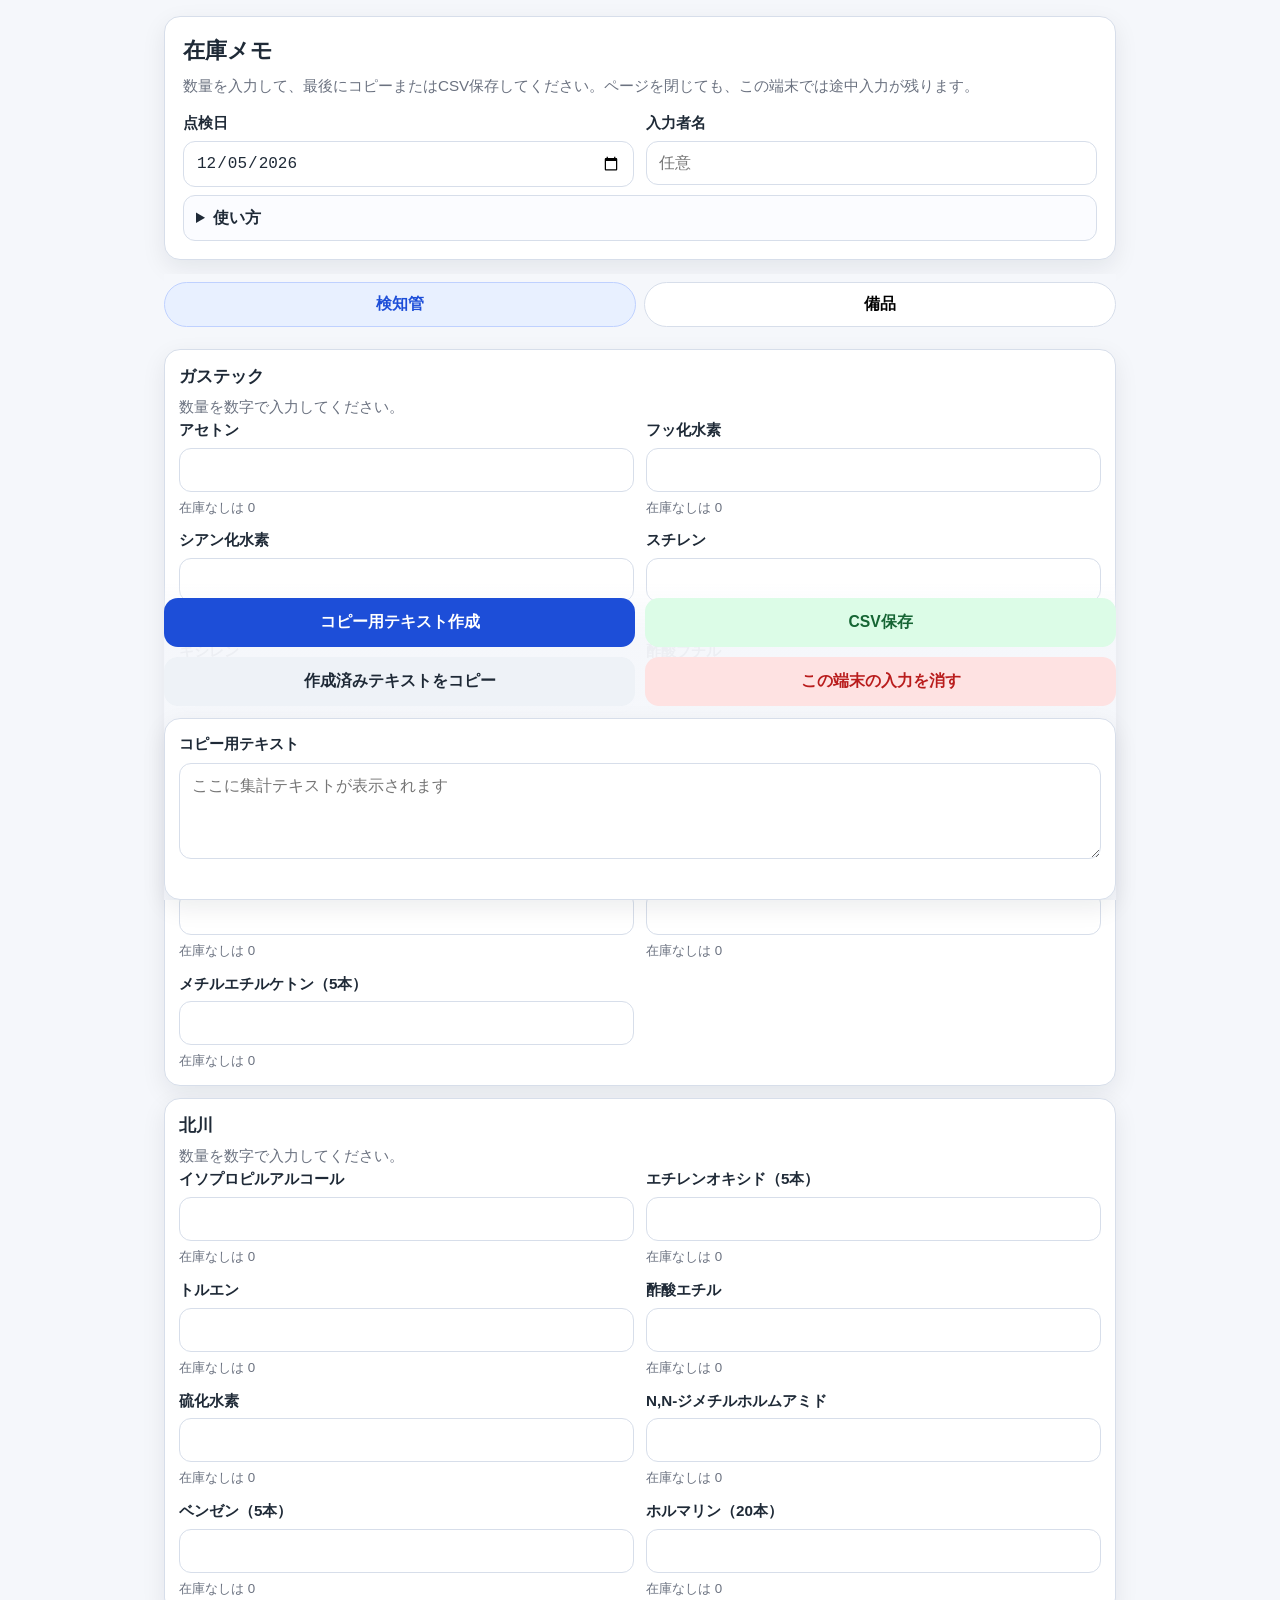
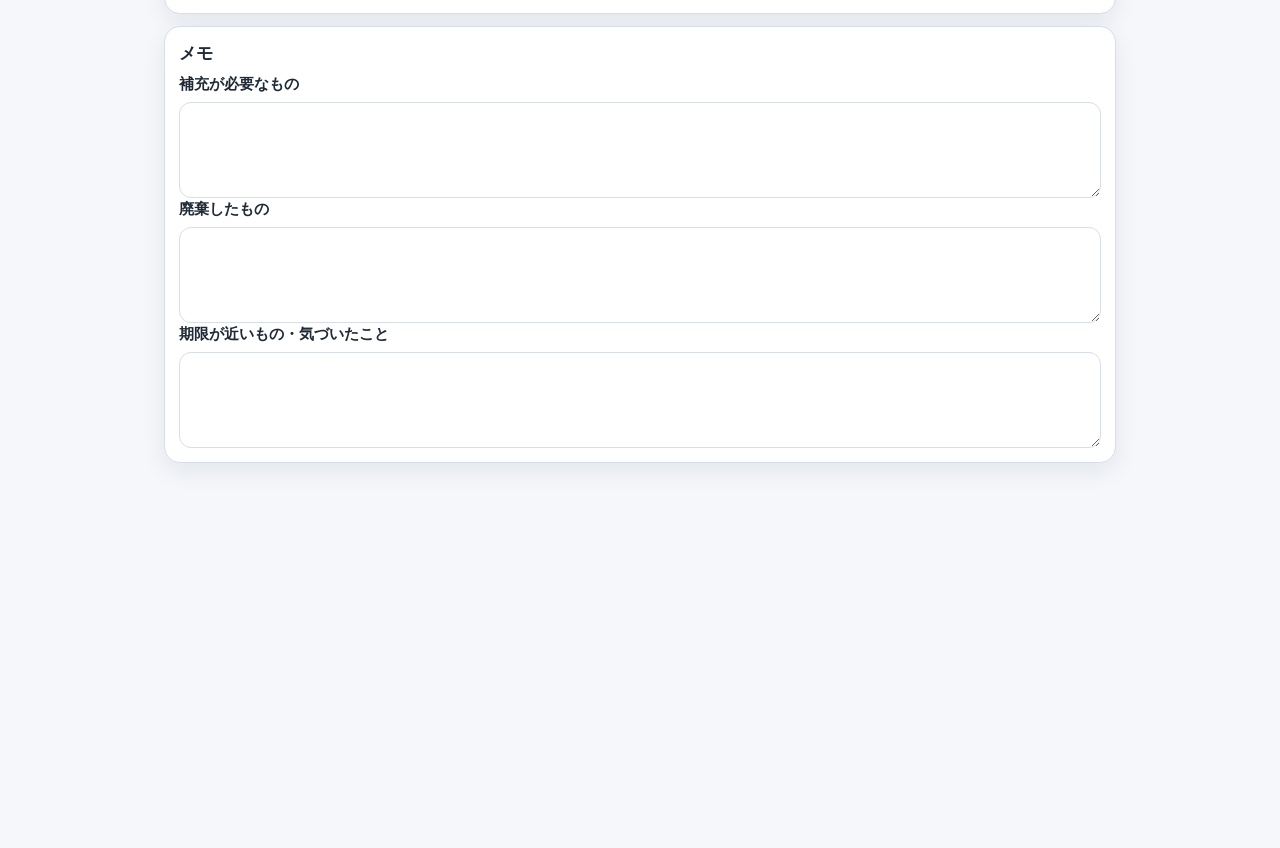
<file: inventory-memo.html>
<!doctype html>
<html lang="ja">
<head>
  <meta charset="utf-8">
  <meta name="viewport" content="width=device-width, initial-scale=1, viewport-fit=cover">
  <title>在庫メモ</title>
  <meta name="robots" content="noindex,nofollow">
  <style>
    :root {
      --bg: #f5f7fb;
      --card: #ffffff;
      --line: #d7deea;
      --text: #1f2a37;
      --muted: #6b7280;
      --accent: #1d4ed8;
      --accent-soft: #e8f0ff;
      --danger: #b91c1c;
      --ok: #166534;
      --shadow: 0 8px 24px rgba(15, 23, 42, 0.08);
      --radius: 16px;
    }
    * { box-sizing: border-box; }
    body {
      margin: 0;
      font-family: -apple-system, BlinkMacSystemFont, "Segoe UI", Roboto, "Hiragino Sans", "Hiragino Kaku Gothic ProN", "Yu Gothic", sans-serif;
      background: var(--bg);
      color: var(--text);
      line-height: 1.5;
    }
    .wrap {
      max-width: 980px;
      margin: 0 auto;
      padding: 16px 14px 40px;
    }
    .hero, .card {
      background: var(--card);
      border: 1px solid var(--line);
      border-radius: var(--radius);
      box-shadow: var(--shadow);
    }
    .hero { padding: 18px; margin-bottom: 14px; }
    .hero h1 {
      font-size: 1.35rem;
      margin: 0 0 8px;
    }
    .hero p, .help {
      margin: 0;
      color: var(--muted);
      font-size: 0.95rem;
    }
    .meta {
      display: grid;
      grid-template-columns: 1fr 1fr;
      gap: 12px;
      margin-top: 14px;
    }
    .field {
      display: flex;
      flex-direction: column;
      gap: 6px;
    }
    label {
      font-weight: 700;
      font-size: 0.95rem;
    }
    input, textarea {
      width: 100%;
      border: 1px solid var(--line);
      border-radius: 12px;
      padding: 12px 12px;
      font-size: 16px;
      background: #fff;
      color: var(--text);
    }
    textarea {
      min-height: 96px;
      resize: vertical;
    }
    .tabs {
      display: flex;
      gap: 8px;
      margin: 12px 0 14px;
      position: sticky;
      top: 0;
      z-index: 5;
      padding: 8px 0;
      background: linear-gradient(var(--bg), var(--bg));
    }
    .tab {
      border: 1px solid var(--line);
      background: #fff;
      border-radius: 999px;
      padding: 11px 14px;
      font-weight: 700;
      cursor: pointer;
      flex: 1;
    }
    .tab.active {
      background: var(--accent-soft);
      border-color: #bfd1ff;
      color: var(--accent);
    }
    .section {
      display: none;
      margin-bottom: 14px;
    }
    .section.active { display: block; }
    .card {
      padding: 14px;
      margin-bottom: 12px;
    }
    .card h2 {
      margin: 0 0 6px;
      font-size: 1.08rem;
    }
    .grid {
      display: grid;
      grid-template-columns: repeat(2, minmax(0, 1fr));
      gap: 12px;
    }
    .item {
      display: flex;
      flex-direction: column;
      gap: 6px;
    }
    .item small { color: var(--muted); }
    .actions {
      position: sticky;
      bottom: 0;
      z-index: 8;
      background: linear-gradient(transparent, rgba(245,247,251,0.96) 18%);
      padding-top: 16px;
      margin-top: 8px;
    }
    .action-grid {
      display: grid;
      grid-template-columns: repeat(2, minmax(0, 1fr));
      gap: 10px;
    }
    button {
      appearance: none;
      border: 0;
      border-radius: 14px;
      padding: 14px 12px;
      font-weight: 700;
      font-size: 0.98rem;
      cursor: pointer;
    }
    .primary { background: var(--accent); color: white; }
    .sub { background: #eef2f7; color: var(--text); }
    .danger { background: #fee2e2; color: var(--danger); }
    .success { background: #dcfce7; color: var(--ok); }
    .result {
      margin-top: 12px;
      display: flex;
      flex-direction: column;
      gap: 8px;
    }
    .status {
      font-size: 0.93rem;
      color: var(--muted);
      min-height: 1.2em;
    }
    details {
      border: 1px solid var(--line);
      border-radius: 12px;
      padding: 10px 12px;
      background: #fbfcff;
      margin-top: 8px;
    }
    summary {
      cursor: pointer;
      font-weight: 700;
    }
    @media (max-width: 720px) {
      .meta, .grid, .action-grid { grid-template-columns: 1fr; }
      .wrap { padding: 12px 10px 28px; }
    }
  </style>
</head>
<body>
  <div class="wrap">
    <div class="hero">
      <h1>在庫メモ</h1>
      <p>数量を入力して、最後にコピーまたはCSV保存してください。ページを閉じても、この端末では途中入力が残ります。</p>
      <div class="meta">
        <div class="field">
          <label for="checkDate">点検日</label>
          <input id="checkDate" type="date">
        </div>
        <div class="field">
          <label for="inspector">入力者名</label>
          <input id="inspector" type="text" placeholder="任意">
        </div>
      </div>
      <details>
        <summary>使い方</summary>
        <div class="help">
          1. 数量を入力します。<br>
          2. 在庫なしは 0 を入れます。<br>
          3. 最後に「コピー用テキスト作成」または「CSV保存」を押します。<br>
          4. その内容を見ながらExcelへ入力します。
        </div>
      </details>
    </div>

    <div class="tabs" role="tablist" aria-label="在庫メモの切り替え">
      <button class="tab active" data-tab="tube" type="button">検知管</button>
      <button class="tab" data-tab="supplies" type="button">備品</button>
    </div>

    <section class="section active" id="tube"></section>
    <section class="section" id="supplies"></section>

    <div class="actions">
      <div class="action-grid">
        <button type="button" class="primary" id="buildSummary">コピー用テキスト作成</button>
        <button type="button" class="success" id="downloadCsv">CSV保存</button>
        <button type="button" class="sub" id="copySummary">作成済みテキストをコピー</button>
        <button type="button" class="danger" id="resetForm">この端末の入力を消す</button>
      </div>
      <div class="result card">
        <label for="summary">コピー用テキスト</label>
        <textarea id="summary" placeholder="ここに集計テキストが表示されます"></textarea>
        <div class="status" id="status"></div>
      </div>
    </div>
  </div>

  <script>
    const STORAGE_KEY = 'inventory-memo-v1';
    const dataDef = {
      tube: [
        {
          title: 'ガステック',
          note: '数量を数字で入力してください。',
          items: [
            'アセトン', 'フッ化水素', 'シアン化水素', 'スチレン', 'キシレン', '酢酸ブチル',
            'アミン類', '硝酸', '2-ブタノール', 'クロロホルム（5本）', 'メチルエチルケトン（5本）'
          ]
        },
        {
          title: '北川',
          note: '数量を数字で入力してください。',
          items: [
            'イソプロピルアルコール', 'エチレンオキシド（5本）', 'トルエン', '酢酸エチル',
            '硫化水素', 'N,N-ジメチルホルムアミド', 'ベンゼン（5本）', 'ホルマリン（20本）'
          ]
        },
        {
          title: 'メモ',
          textareas: [
            '補充が必要なもの',
            '廃棄したもの',
            '期限が近いもの・気づいたこと'
          ]
        }
      ],
      supplies: [
        {
          title: '準備室',
          note: '数量を数字で入力してください。',
          items: [
            '発煙管', 'カーボンビーズ（活性炭）', 'シリカゲルチューブ', 'アルカリ乾電池 単3', 'アルカリ乾電池 単1',
            'ガラス繊維ろ紙 GA-55（金属 大）', 'ワットマン定量ろ紙 No.41 φ55（Be用）', 'ユニパック マークA（Be用）',
            '捕集板用グリス', 'ヒドラジンカートリッジ', '石綿用吸収缶'
          ]
        },
        {
          title: '検査室',
          note: '数量を数字で入力してください。',
          items: [
            'メンブランフィルター AAWP04700 φ25mm（Mn）',
            'メンブランフィルター AAWP-02500 φ47mm（Co・Ni・Pb）',
            'アドバンテック 定量ろ紙 No.6'
          ]
        },
        {
          title: 'メモ',
          textareas: [
            '準備室メモ', '検査室メモ', '事務所メモ', '倉庫メモ', '補充が必要なもの'
          ]
        }
      ]
    };

    function safeId(text) {
      return text.replace(/[^\w\u3040-\u30ff\u3400-\u9fff]+/g, '_');
    }

    function loadData() {
      try {
        const raw = localStorage.getItem(STORAGE_KEY);
        return raw ? JSON.parse(raw) : {};
      } catch (e) {
        return {};
      }
    }

    const state = loadData();

    function saveData() {
      localStorage.setItem(STORAGE_KEY, JSON.stringify(state));
      setStatus('この端末に保存しました。');
    }

    function setStatus(message) {
      document.getElementById('status').textContent = message;
    }

    function createItemInput(sectionKey, groupTitle, itemName) {
      const key = `${sectionKey}__${groupTitle}__${itemName}`;
      const value = state[key] ?? '';
      return `
        <div class="item">
          <label for="${safeId(key)}">${itemName}</label>
          <input id="${safeId(key)}" inputmode="numeric" pattern="[0-9]*" type="number" min="0" step="1" value="${value}">
          <small>在庫なしは 0</small>
        </div>
      `;
    }

    function createTextarea(sectionKey, groupTitle, labelName) {
      const key = `${sectionKey}__${groupTitle}__${labelName}`;
      const value = state[key] ?? '';
      return `
        <div class="field">
          <label for="${safeId(key)}">${labelName}</label>
          <textarea id="${safeId(key)}">${value}</textarea>
        </div>
      `;
    }

    function renderSection(sectionKey) {
      const el = document.getElementById(sectionKey);
      el.innerHTML = dataDef[sectionKey].map(group => {
        const body = group.items
          ? `<div class="grid">${group.items.map(item => createItemInput(sectionKey, group.title, item)).join('')}</div>`
          : `<div>${group.textareas.map(name => createTextarea(sectionKey, group.title, name)).join('')}</div>`;
        return `
          <div class="card">
            <h2>${group.title}</h2>
            ${group.note ? `<p class="help">${group.note}</p>` : ''}
            ${body}
          </div>
        `;
      }).join('');
    }

    function attachListeners() {
      for (const sectionKey of Object.keys(dataDef)) {
        dataDef[sectionKey].forEach(group => {
          (group.items || []).forEach(item => {
            const key = `${sectionKey}__${group.title}__${item}`;
            const input = document.getElementById(safeId(key));
            input.addEventListener('input', () => {
              state[key] = input.value;
              saveData();
            });
          });
          (group.textareas || []).forEach(name => {
            const key = `${sectionKey}__${group.title}__${name}`;
            const area = document.getElementById(safeId(key));
            area.addEventListener('input', () => {
              state[key] = area.value;
              saveData();
            });
          });
        });
      }

      const checkDate = document.getElementById('checkDate');
      const inspector = document.getElementById('inspector');
      checkDate.addEventListener('input', () => { state.checkDate = checkDate.value; saveData(); });
      inspector.addEventListener('input', () => { state.inspector = inspector.value; saveData(); });
    }

    function initMeta() {
      const today = new Date();
      const y = today.getFullYear();
      const m = String(today.getMonth() + 1).padStart(2, '0');
      const d = String(today.getDate()).padStart(2, '0');
      document.getElementById('checkDate').value = state.checkDate || `${y}-${m}-${d}`;
      document.getElementById('inspector').value = state.inspector || '';
      if (!state.checkDate) state.checkDate = `${y}-${m}-${d}`;
    }

    function buildSummaryText() {
      const lines = [];
      lines.push(`点検日: ${state.checkDate || ''}`);
      lines.push(`入力者: ${state.inspector || ''}`);
      lines.push('');

      const sectionTitles = { tube: '【検知管】', supplies: '【備品】' };
      for (const sectionKey of Object.keys(dataDef)) {
        lines.push(sectionTitles[sectionKey]);
        dataDef[sectionKey].forEach(group => {
          lines.push(`■ ${group.title}`);
          if (group.items) {
            group.items.forEach(item => {
              const key = `${sectionKey}__${group.title}__${item}`;
              const val = state[key];
              if (val !== undefined && val !== '') lines.push(`${item}: ${val}`);
            });
          }
          if (group.textareas) {
            group.textareas.forEach(name => {
              const key = `${sectionKey}__${group.title}__${name}`;
              const val = (state[key] || '').trim();
              if (val) lines.push(`${name}: ${val}`);
            });
          }
          lines.push('');
        });
      }
      return lines.join('\n').replace(/\n{3,}/g, '\n\n').trim();
    }

    function toCsvValue(value) {
      const text = String(value ?? '');
      return '"' + text.replaceAll('"', '""') + '"';
    }

    function buildCsv() {
      const rows = [['点検日', '入力者', '区分', '分類', '品目', '数量または内容']];
      for (const sectionKey of Object.keys(dataDef)) {
        const sectionLabel = sectionKey === 'tube' ? '検知管' : '備品';
        dataDef[sectionKey].forEach(group => {
          (group.items || []).forEach(item => {
            const key = `${sectionKey}__${group.title}__${item}`;
            const val = state[key];
            if (val !== undefined && val !== '') {
              rows.push([state.checkDate || '', state.inspector || '', sectionLabel, group.title, item, val]);
            }
          });
          (group.textareas || []).forEach(name => {
            const key = `${sectionKey}__${group.title}__${name}`;
            const val = (state[key] || '').trim();
            if (val) rows.push([state.checkDate || '', state.inspector || '', sectionLabel, group.title, name, val]);
          });
        });
      }
      return rows.map(row => row.map(toCsvValue).join(',')).join('\r\n');
    }

    function downloadCsv() {
      const csv = buildCsv();
      const blob = new Blob([csv], { type: 'text/csv;charset=utf-8;' });
      const url = URL.createObjectURL(blob);
      const a = document.createElement('a');
      const date = state.checkDate || 'inventory';
      a.href = url;
      a.download = `inventory-memo-${date}.csv`;
      a.click();
      URL.revokeObjectURL(url);
      setStatus('CSVを保存しました。');
    }

    function copySummary() {
      const area = document.getElementById('summary');
      if (!area.value.trim()) {
        setStatus('先に「コピー用テキスト作成」を押してください。');
        return;
      }
      area.select();
      area.setSelectionRange(0, 99999);
      navigator.clipboard.writeText(area.value)
        .then(() => setStatus('コピーしました。'))
        .catch(() => setStatus('コピーできないため、表示されたテキストを手動でコピーしてください。'));
    }

    function resetForm() {
      const ok = confirm('この端末に保存された入力を消します。よろしいですか。');
      if (!ok) return;
      localStorage.removeItem(STORAGE_KEY);
      location.reload();
    }

    function setupTabs() {
      document.querySelectorAll('.tab').forEach(btn => {
        btn.addEventListener('click', () => {
          document.querySelectorAll('.tab').forEach(x => x.classList.remove('active'));
          document.querySelectorAll('.section').forEach(x => x.classList.remove('active'));
          btn.classList.add('active');
          document.getElementById(btn.dataset.tab).classList.add('active');
          window.scrollTo({ top: 0, behavior: 'smooth' });
        });
      });
    }

    renderSection('tube');
    renderSection('supplies');
    initMeta();
    attachListeners();
    setupTabs();

    document.getElementById('buildSummary').addEventListener('click', () => {
      document.getElementById('summary').value = buildSummaryText();
      setStatus('コピー用テキストを作成しました。');
    });
    document.getElementById('downloadCsv').addEventListener('click', downloadCsv);
    document.getElementById('copySummary').addEventListener('click', copySummary);
    document.getElementById('resetForm').addEventListener('click', resetForm);
  </script>
</body>
</html>
</file>
<file: style.css>
:root {
  --bg: #fdf7fa;
  --surface: #ffffff;
  --line: #f1e7ec;
  --text: #2f2d33;
  --muted: #736b75;
  --pink: #ff88aa;
  --pink-deep: #f06d93;
  --shadow: 0 10px 28px rgba(155, 92, 119, 0.12);
}

* { box-sizing: border-box; }

body {
  margin: 0;
  min-height: 100vh;
  display: grid;
  place-items: center;
  padding: 20px;
  font-family: -apple-system, BlinkMacSystemFont, "Hiragino Sans", "Yu Gothic", sans-serif;
  color: var(--text);
  background: linear-gradient(180deg, #fff7fb 0%, #fff2f7 100%);
}

.phone-frame {
  width: min(430px, 100%);
  aspect-ratio: 9 / 16;
  border-radius: 38px;
  border: 1px solid #f5e6ed;
  overflow: hidden;
  background: var(--bg);
  box-shadow: 0 24px 44px rgba(140, 87, 110, 0.18);
  display: grid;
  grid-template-rows: auto 1fr auto;
}

.top-header {
  background: linear-gradient(180deg, #ffddeb 0%, #ffd4e4 100%);
  padding: 18px 20px 22px;
  position: relative;
  text-align: center;
}
.top-header h1 { margin: 8px 0 0; font-size: 2.1rem; letter-spacing: 0.2em; }
.back-btn {
  position: absolute; left: 20px; top: 16px;
  width: 56px; height: 56px; border-radius: 50%; border: 0;
  background: rgba(255,255,255,0.8); color: #46424a;
  font-size: 36px; line-height: 1; padding-bottom: 8px;
  box-shadow: 0 10px 24px rgba(183, 131, 152, 0.2);
}

.content { overflow: auto; padding: 16px 14px 90px; display: grid; gap: 14px; }

.card-shell, .card {
  background: var(--surface);
  border: 1px solid #f5ecf1;
  border-radius: 26px;
  box-shadow: var(--shadow);
}

.tabs {
  padding: 8px;
  display: grid;
  grid-template-columns: repeat(4, 1fr);
  gap: 8px;
}
.tab {
  border: 0; background: none; border-radius: 999px;
  font-size: 1.05rem; padding: 10px 0; color: #44414a; font-weight: 700;
}
.tab.active {
  background: linear-gradient(150deg, var(--pink), var(--pink-deep));
  color: #fff;
  box-shadow: 0 8px 18px rgba(236, 113, 151, 0.35);
}

.card { padding: 18px; }
.card h2 { margin: 0; font-size: 1.02rem; }
.card p { margin: 0; }

.card-head-row { display: flex; justify-content: space-between; align-items: flex-start; gap: 10px; }
.card-head-row p { margin-top: 6px; color: var(--muted); font-size: 0.87rem; }
.filter-btn {
  border: 0; border-radius: 999px; padding: 9px 14px;
  background: #ffe8f0; color: #cb648a; font-weight: 700;
}

.stats-grid {
  margin-top: 16px;
  display: grid;
  grid-template-columns: repeat(4, 1fr);
  gap: 8px;
  text-align: center;
}
.stat-icon {
  width: 48px; height: 48px; border-radius: 50%; margin: 0 auto 8px;
  display: grid; place-items: center; font-size: 22px;
}
.stat strong { display: block; font-size: 2.08rem; line-height: 1.1; font-weight: 500; }
.stat span { font-size: 0.75rem; color: #45424a; }
.pink { background: #ffe9f0; color: #e56b96; }
.gold { background: #fff3dc; color: #dd9b21; }
.green { background: #e8f6e8; color: #52aa5a; }
.blue { background: #e8f0ff; color: #4e85d8; }

.section-head { display: flex; justify-content: space-between; align-items: center; margin-bottom: 10px; }
.section-head span { color: var(--muted); }
.bar-chart { position: relative; padding-top: 8px; }
.grid-lines {
  height: 140px;
  border-left: 1px solid #ebe5e9;
  background: repeating-linear-gradient(
    to top,
    transparent,
    transparent 34px,
    #ece8eb 34px,
    #ece8eb 35px
  );
}
.bars {
  margin-top: -140px;
  height: 140px;
  display: grid;
  grid-template-columns: repeat(12, 1fr);
  gap: 8px;
  align-items: end;
}
.bar { display: grid; justify-items: center; align-content: end; height: 100%; }
.bar::before {
  content: "";
  width: 70%;
  height: var(--h);
  background: linear-gradient(180deg, #f9b4c8 0%, #f196b2 100%);
  border-radius: 8px 8px 4px 4px;
}
.bar span { margin-top: 8px; font-size: 0.75rem; color: #4f4b53; }

.upcoming-card h2 { margin-bottom: 10px; }
.upcoming-list { display: grid; gap: 6px; }
.upcoming-item {
  display: grid;
  grid-template-columns: 50px 1fr auto 12px;
  gap: 12px;
  align-items: center;
  padding: 8px 0;
  border-bottom: 1px solid #f1ecf0;
}
.item-icon {
  width: 50px; height: 50px; border-radius: 50%; display: grid; place-items: center; font-size: 24px;
}
.yellow { background: #fff7df; color: #dea63f; }
.purple { background: #f1e8ff; color: #9f6ee3; }
.item-body .date { color: #66616a; font-size: 0.88rem; margin-bottom: 4px; }
.item-body .title { font-size: 1.02rem; }
.countdown { font-size: 1.05rem; font-weight: 500; white-space: nowrap; }
.orange { color: #dd962f; }
.violet { color: #8f63db; }
.rose { color: #e07096; }
.chevron { color: #a8a1a9; font-size: 28px; }
.more-link {
  display: block;
  text-align: center;
  margin-top: 12px;
  color: #db6a93;
  text-decoration: none;
  font-size: 1.2rem;
  font-weight: 500;
}

.bottom-nav {
  margin: 0 10px 10px;
  padding: 10px 8px 14px;
  border-radius: 24px;
  border: 1px solid #f2e5eb;
  background: #fff;
  box-shadow: 0 10px 22px rgba(182, 134, 152, 0.15);
  display: grid;
  grid-template-columns: repeat(5, 1fr);
  align-items: end;
}
.bottom-nav button {
  border: 0;
  background: none;
  color: #78727c;
  font-size: 0.75rem;
}
.bottom-nav .active { color: #d86791; font-weight: 700; }
.center-add {
  width: 68px;
  height: 68px;
  border-radius: 50% !important;
  margin: -28px auto 0;
  background: linear-gradient(150deg, var(--pink), var(--pink-deep)) !important;
  color: #fff !important;
  box-shadow: 0 12px 24px rgba(230, 110, 148, 0.34);
  font-size: 2rem !important;
  display: grid;
  place-content: center;
  line-height: 1;
}
.center-add span { display: block; font-size: 0.74rem; margin-top: 3px; }
</file>
